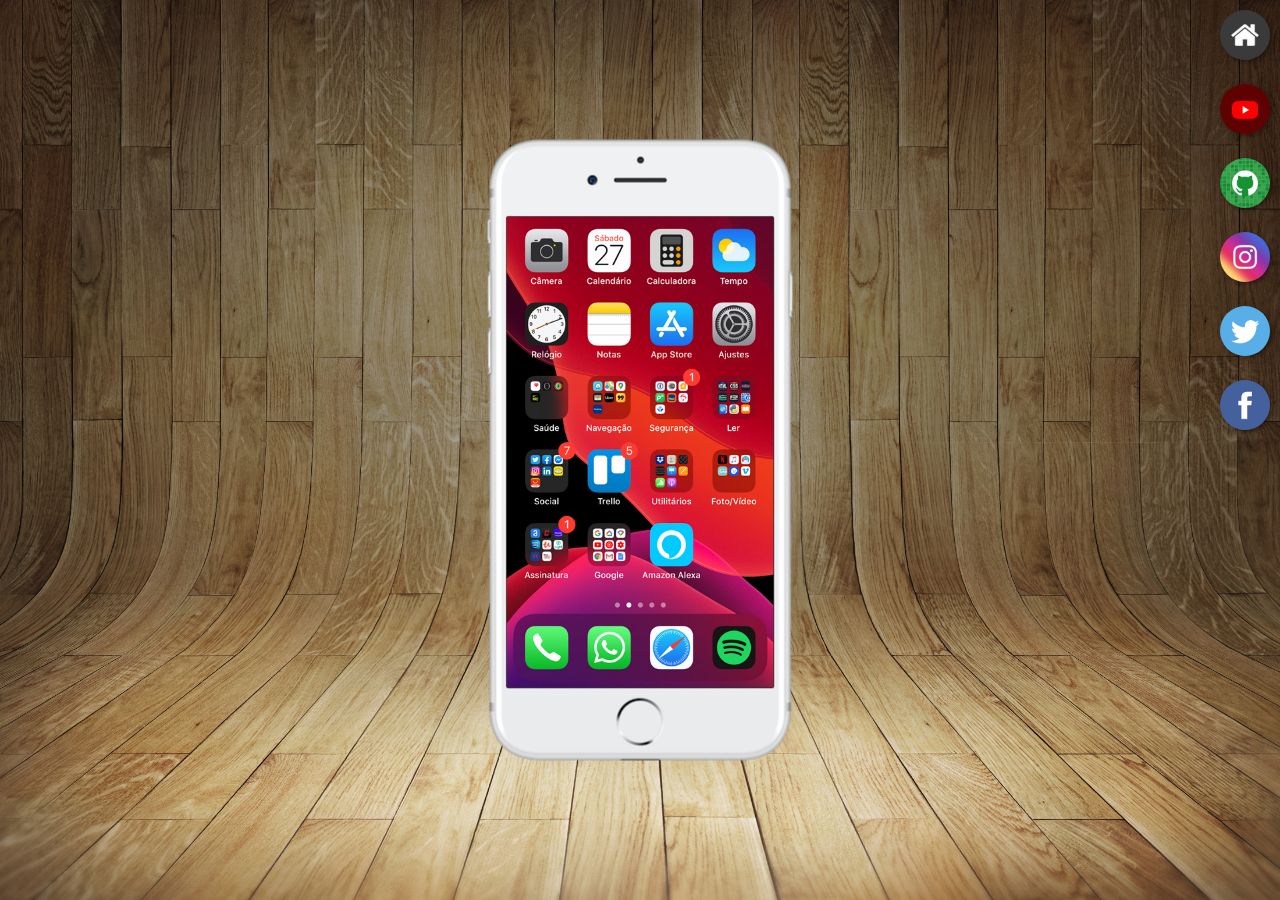
<file: index.html>
<!DOCTYPE html>
<html lang="pt-br">
<head>
    <meta charset="UTF-8">
    <meta http-equiv="X-UA-Compatible" content="IE=edge">
    <meta name="viewport" content="width=device-width, initial-scale=1.0">
    <link rel="shortcut icon" href="favicon.ico" type="image/x-icon">
    <title>Projeto Redes Sociais</title>
    <link rel="stylesheet" href="estilos/style.css">
</head>
<body>
   <main>
        <section id="telefone">
            <iframe src="home.html" name="tela" id="tela" frameborder="0"> Seu navegador não é compatível com isso.</iframe>
        </section>
        <section id="redes-sociais">
            <a href="home.html" target="tela"><img src="imagens/logo-home.jpg" alt="Home"></a><br>
            <a href="youtube.html" target="tela"><img src="imagens/logo-youtube.jpg" alt="YouTube"></a><br>
            <a href="github.html" target="tela"><img src="imagens/logo-github.jpg" alt="GitHub"></a><br>
            <a href="instagram.html" target="tela"><img src="imagens/logo-instagram.jpg" alt="Instagram"></a><br>
            <a href="twitter.html" target="tela"><img src="imagens/logo-twitter.jpg" alt="Twitter"></a><br>
            <a href="facebook.html" target="tela"><img src="imagens/logo-facebook.jpg" alt="Facebook"></a>
        </section>
   </main>
</body>
</html>
</file>
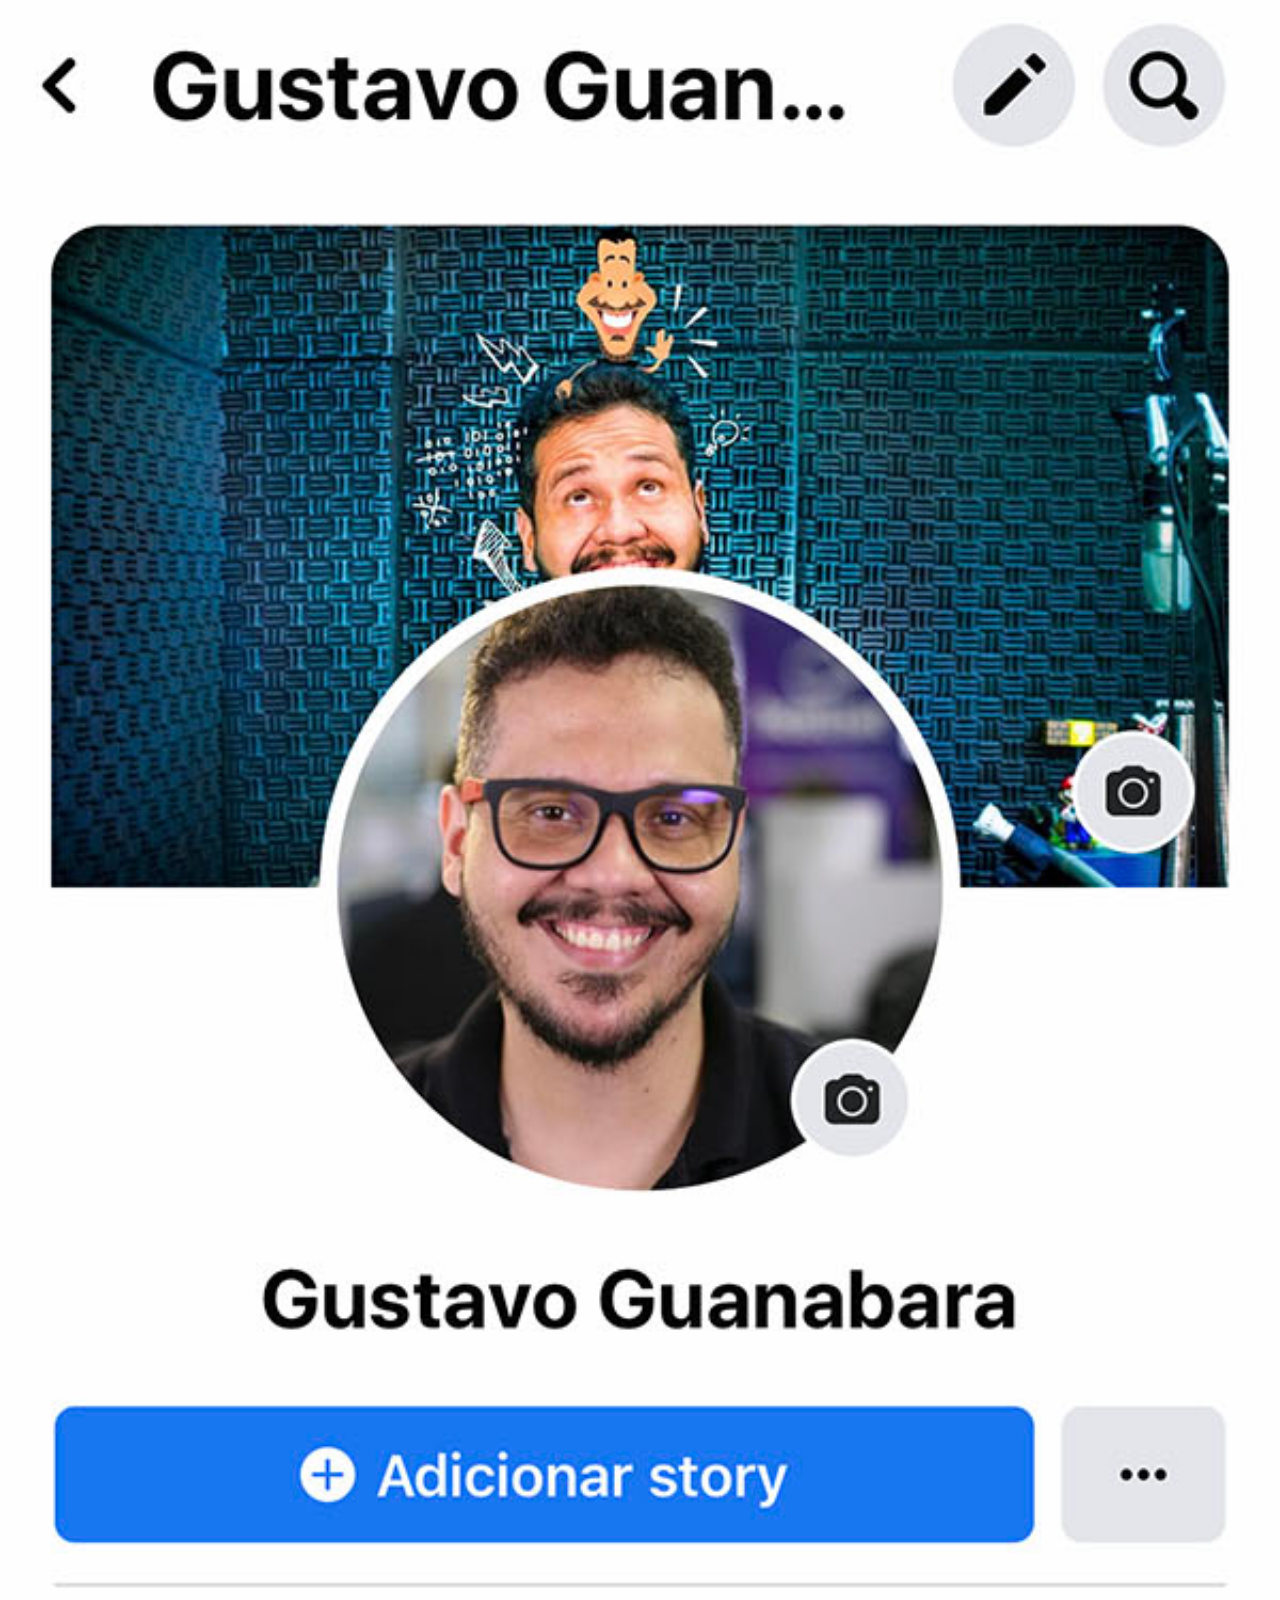
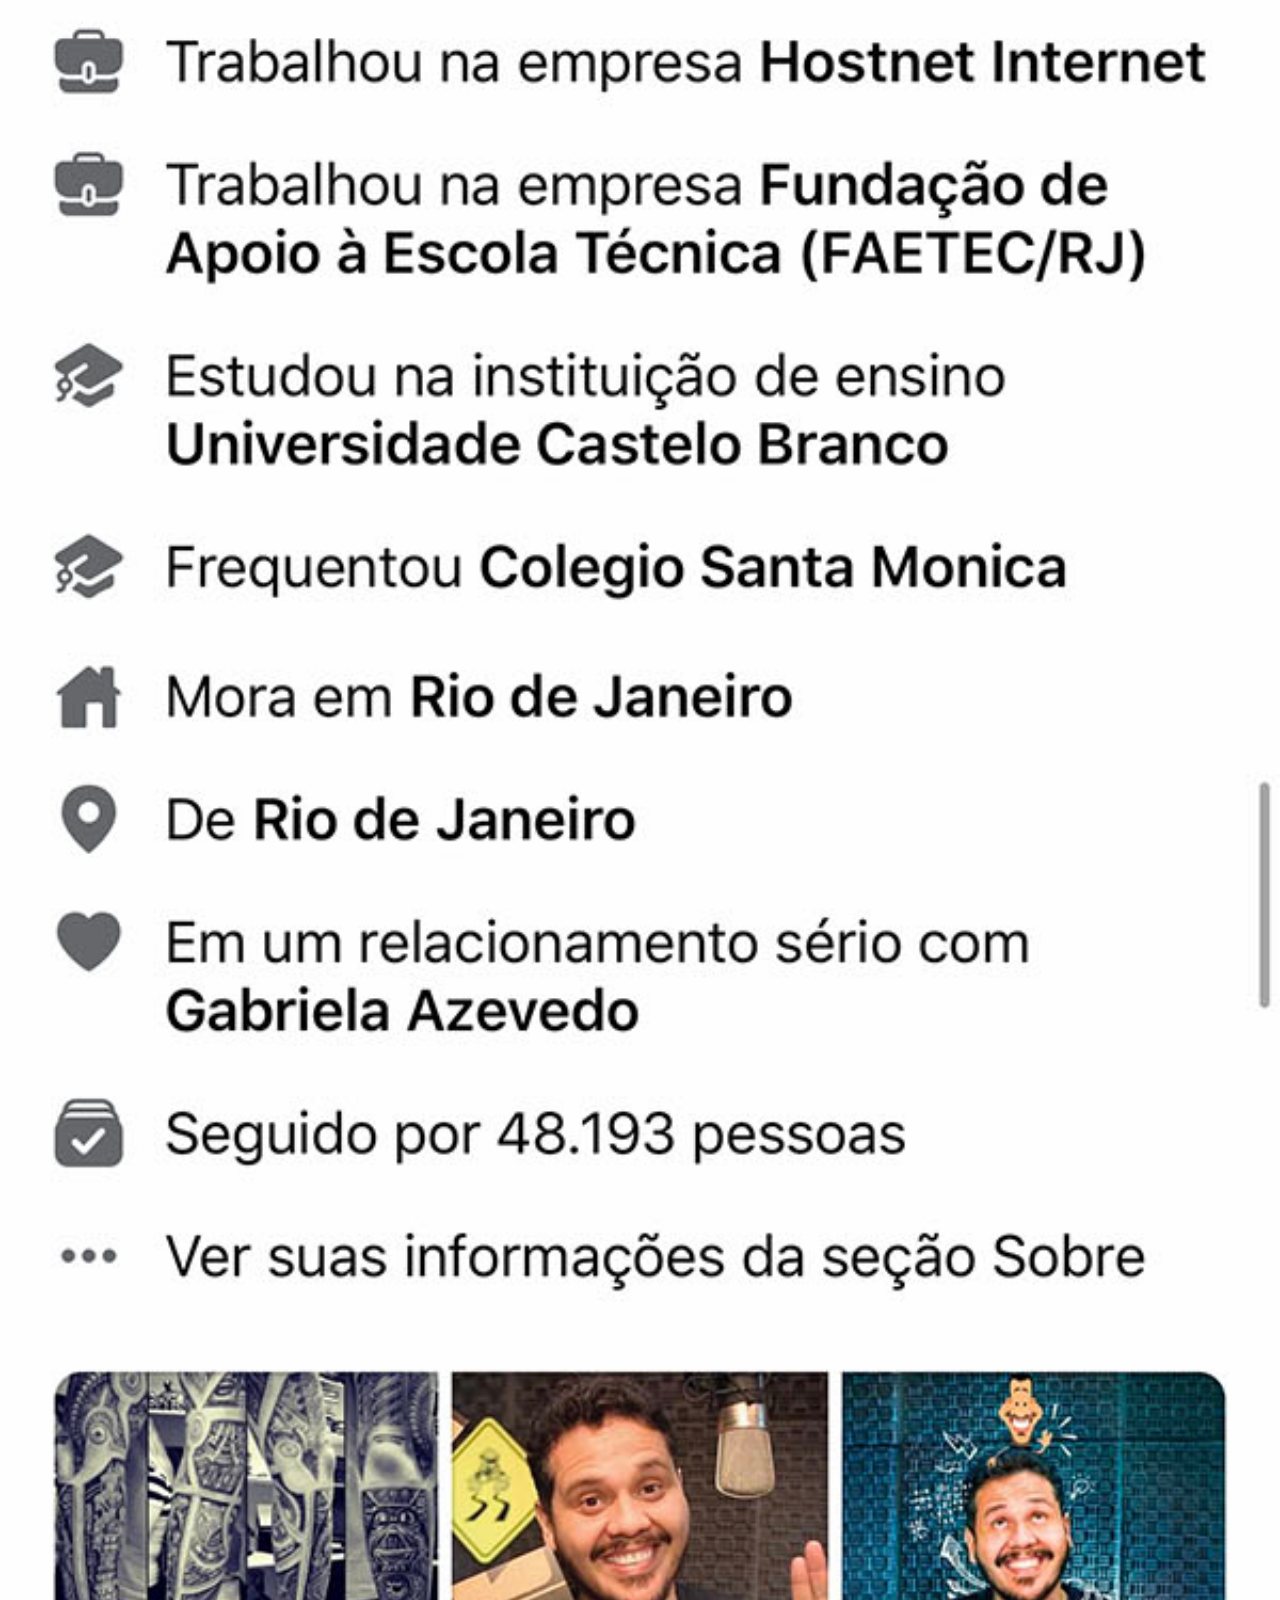
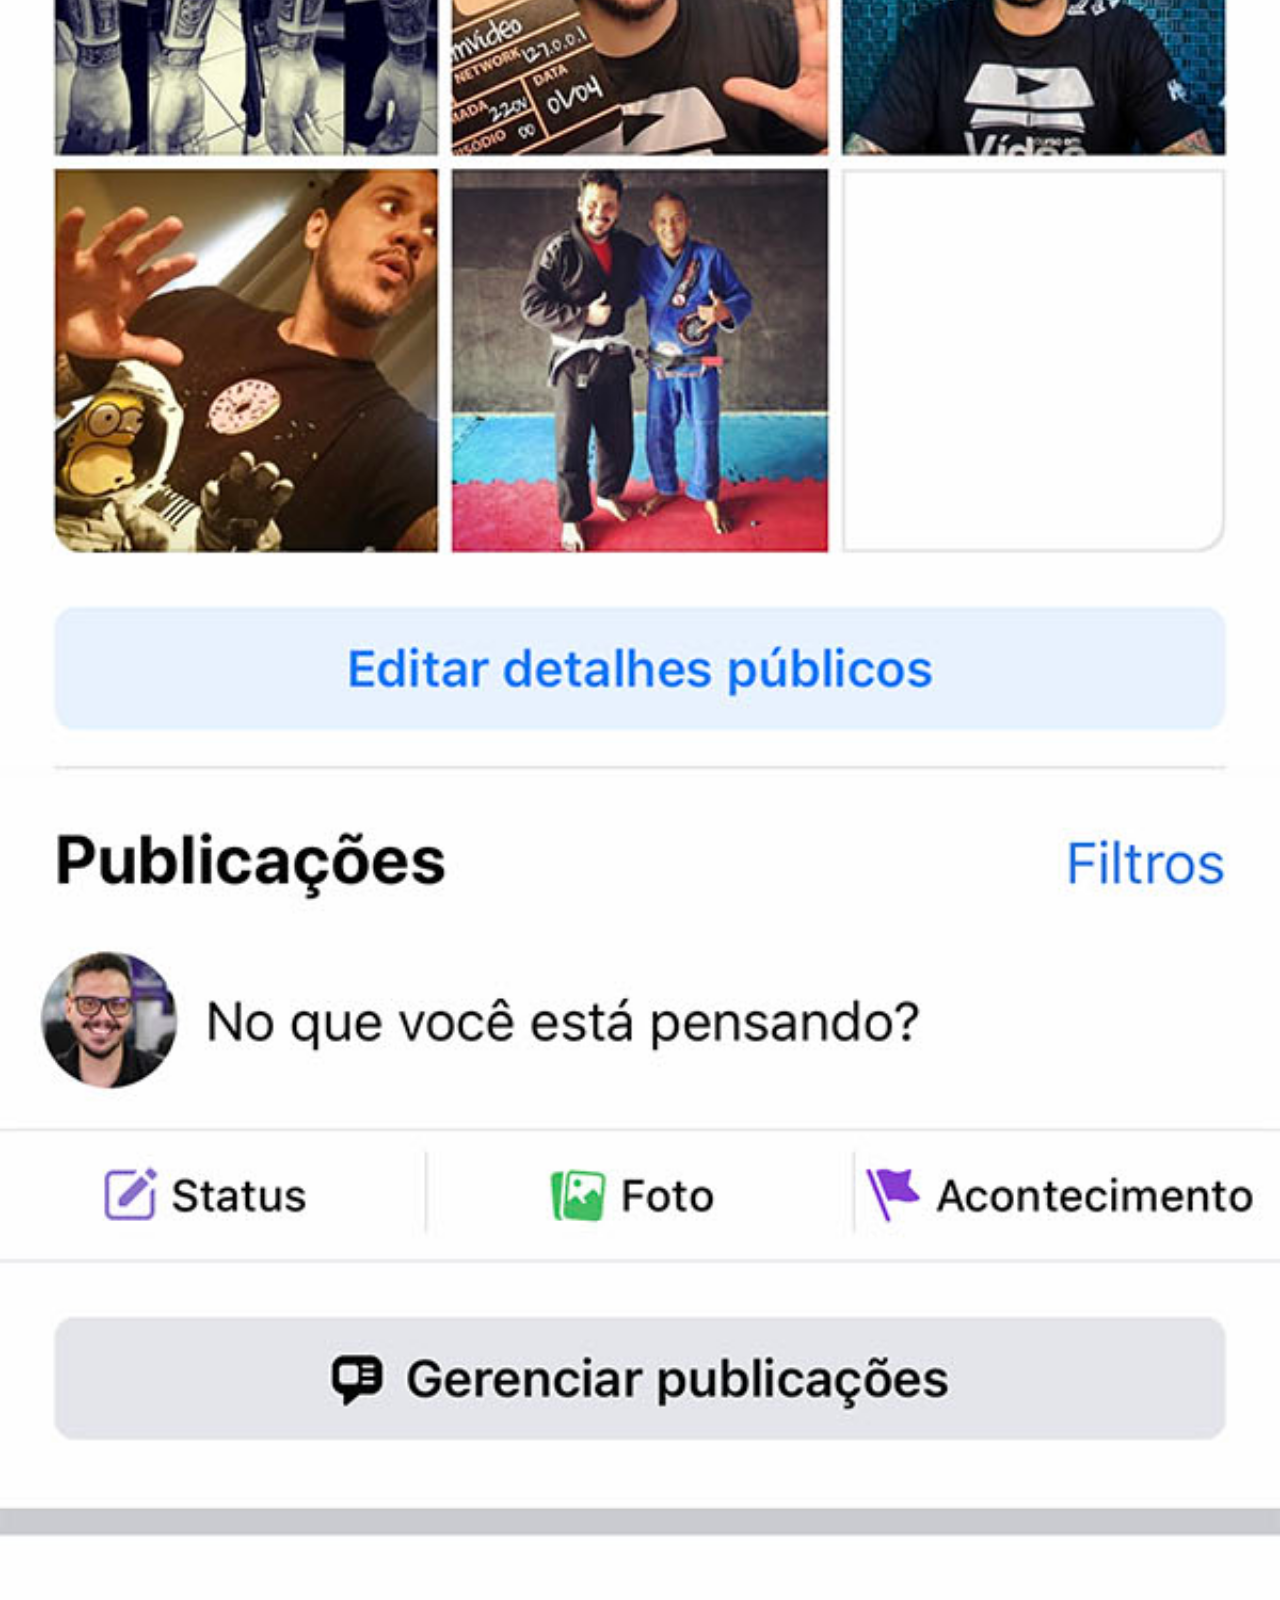
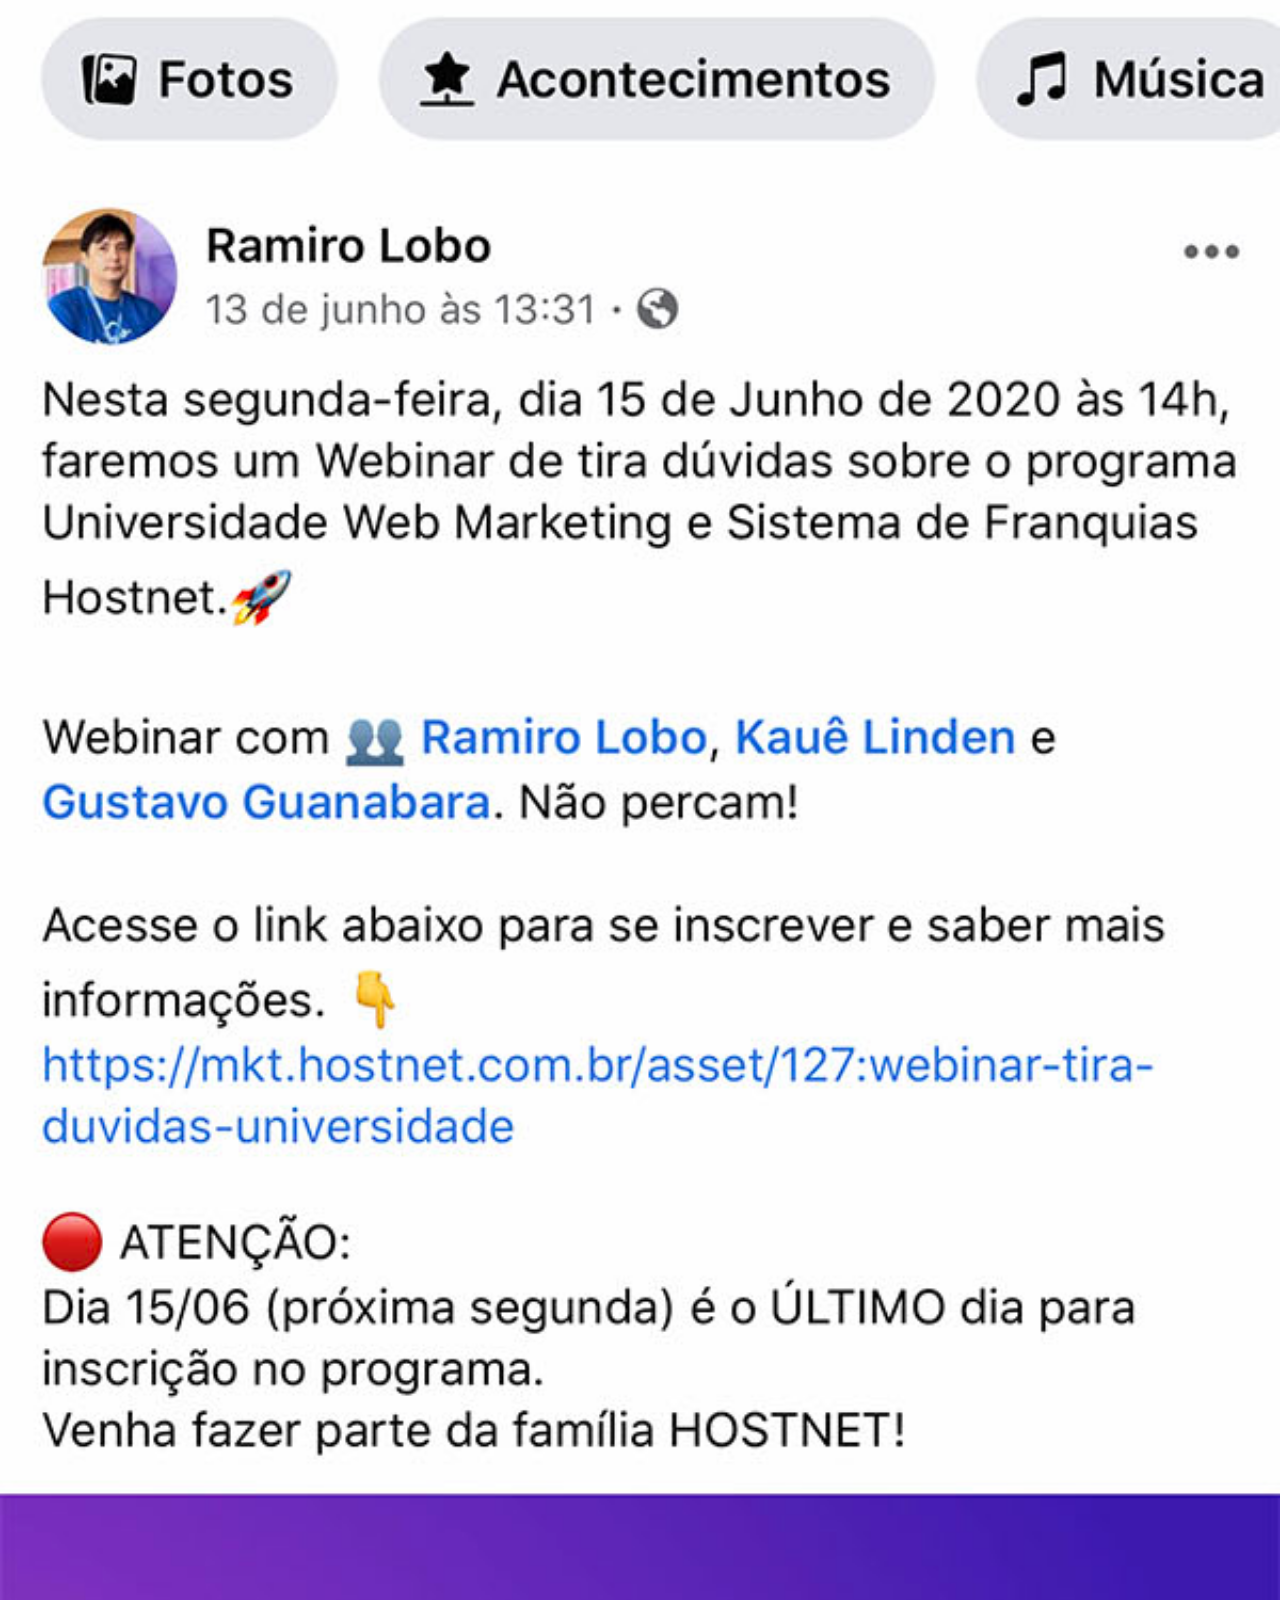
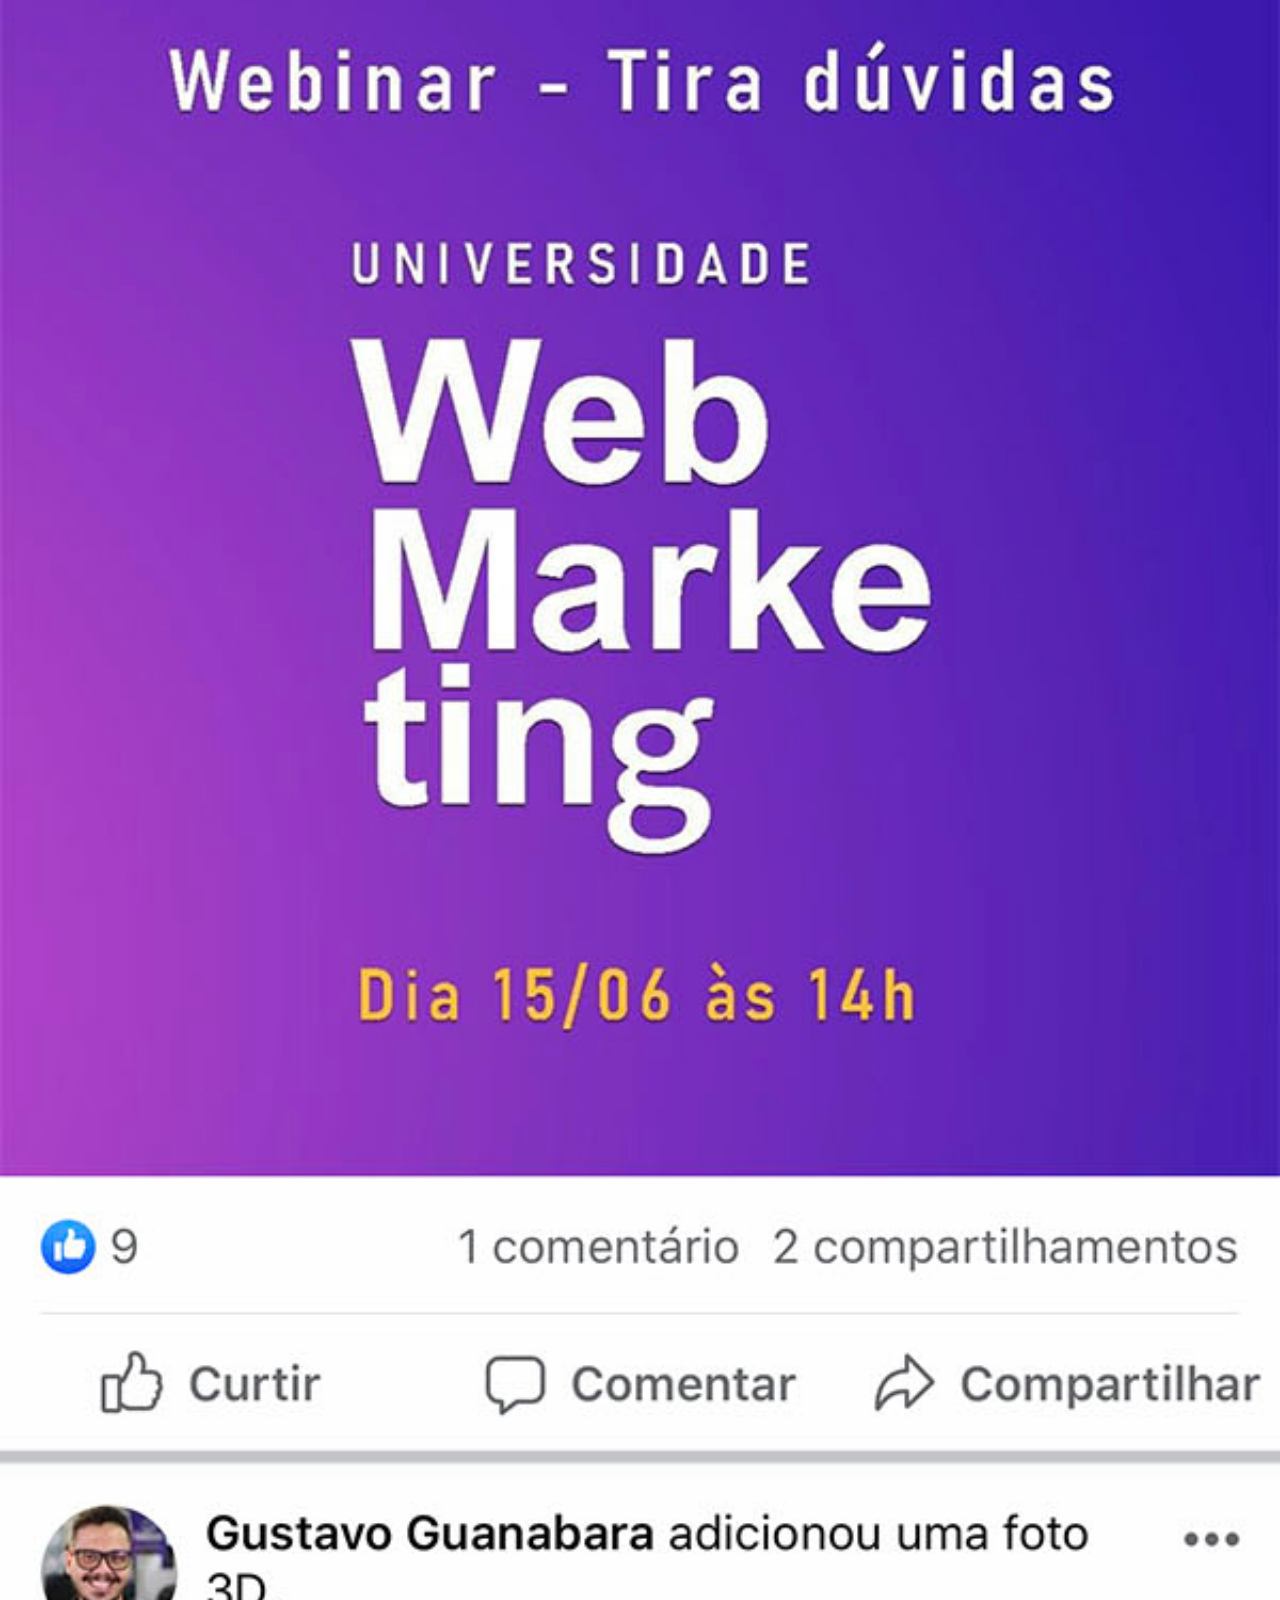
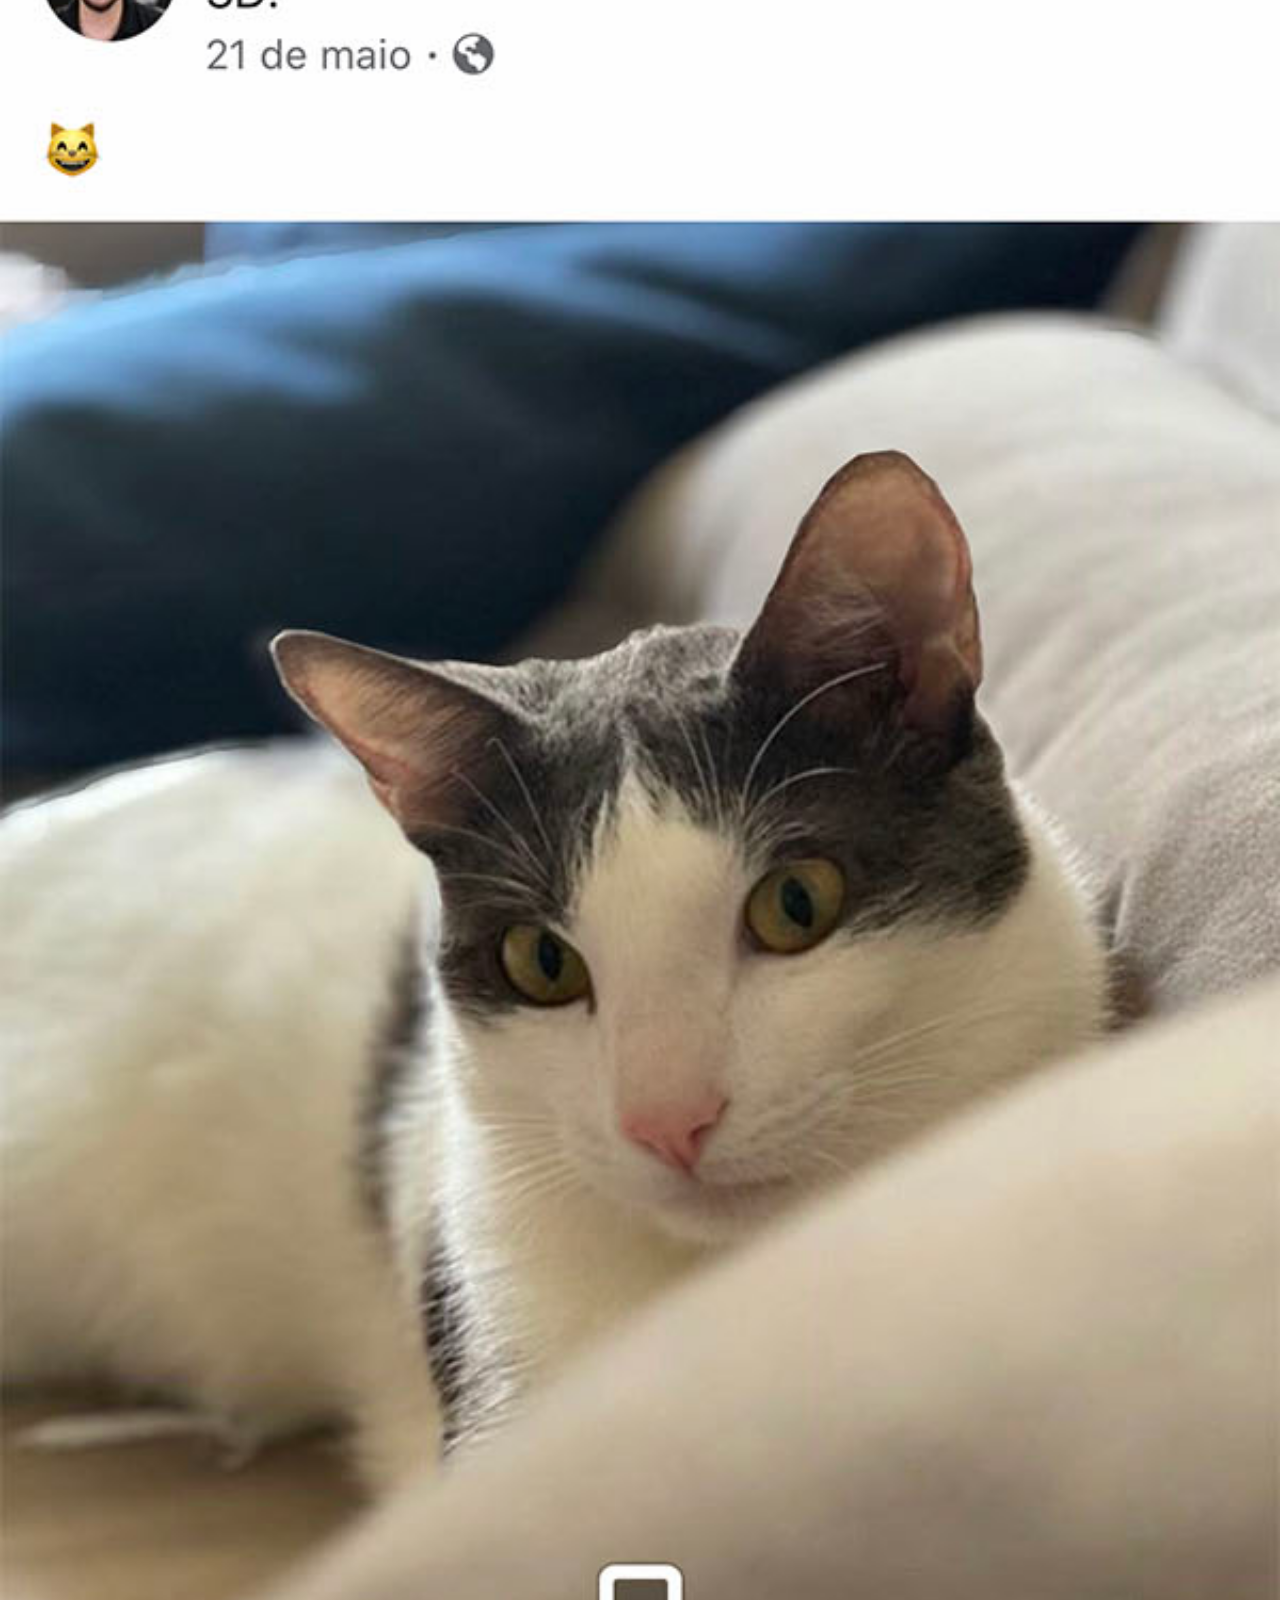
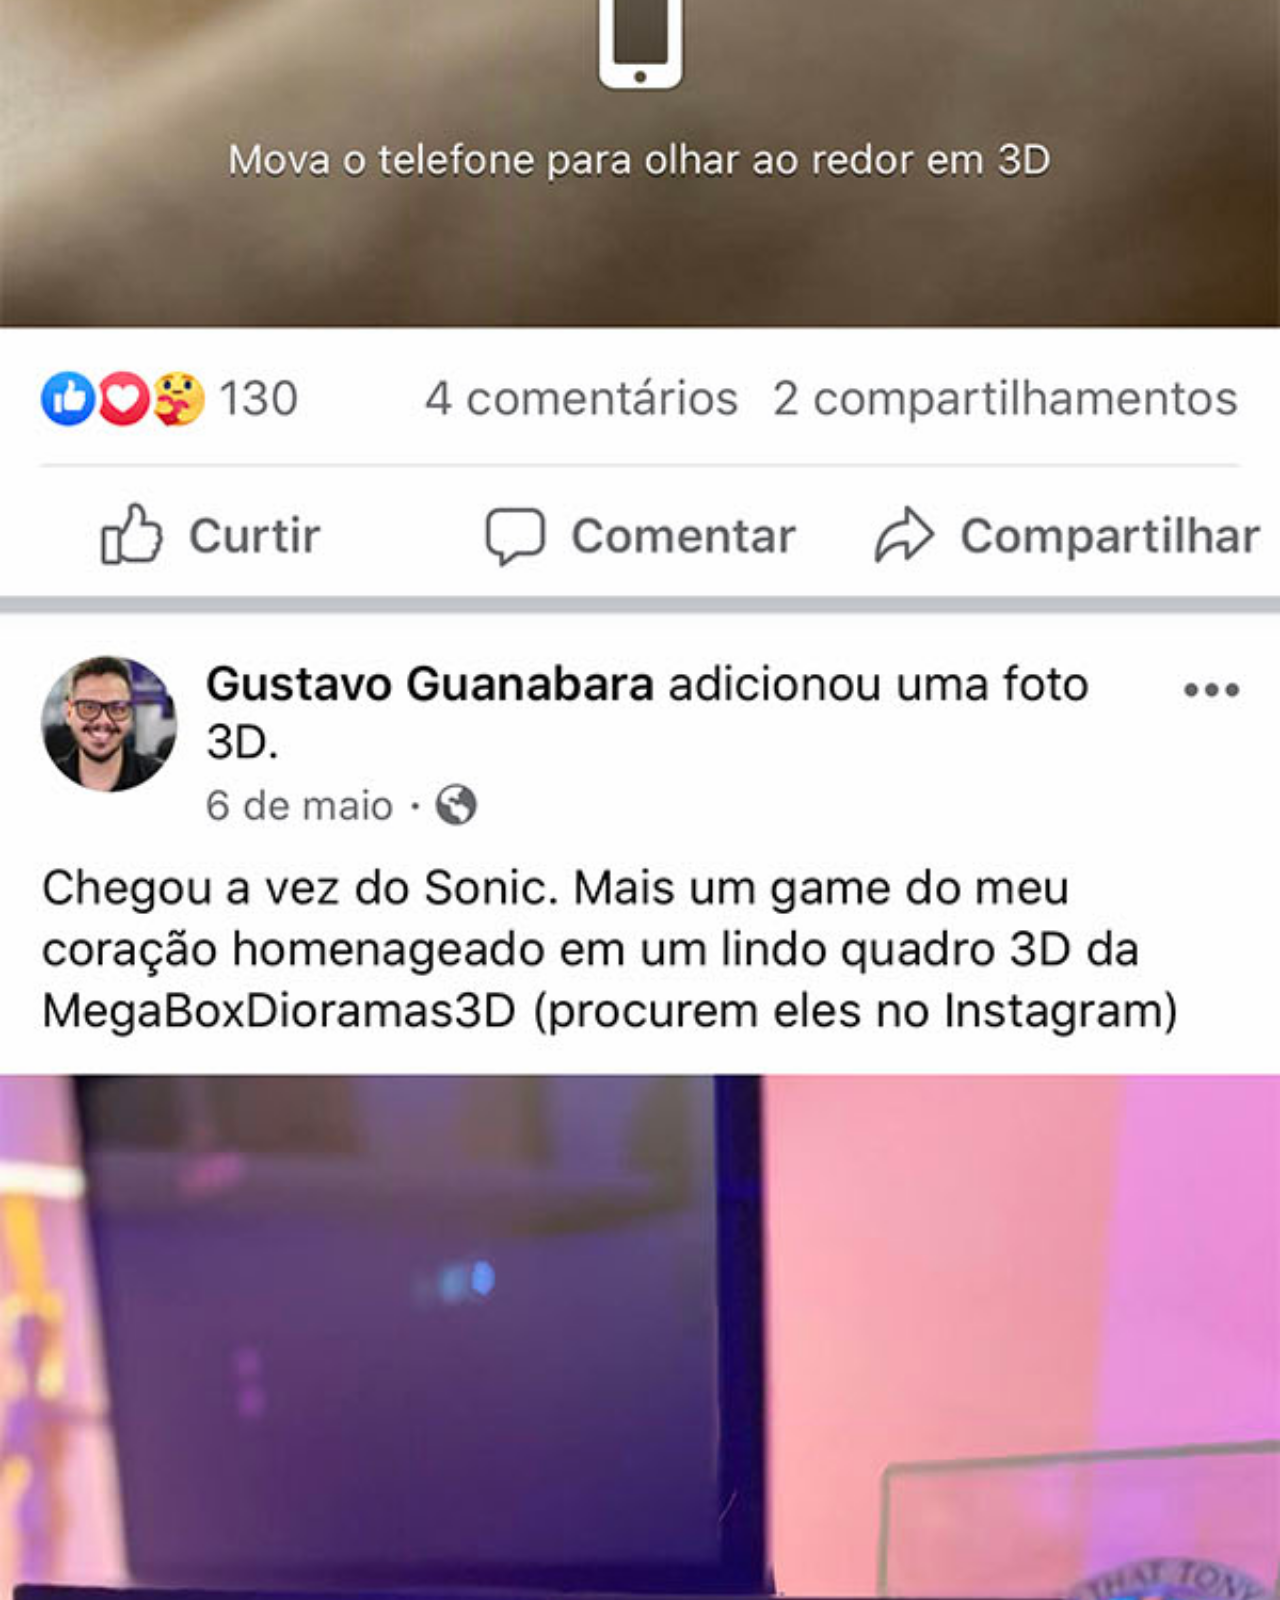
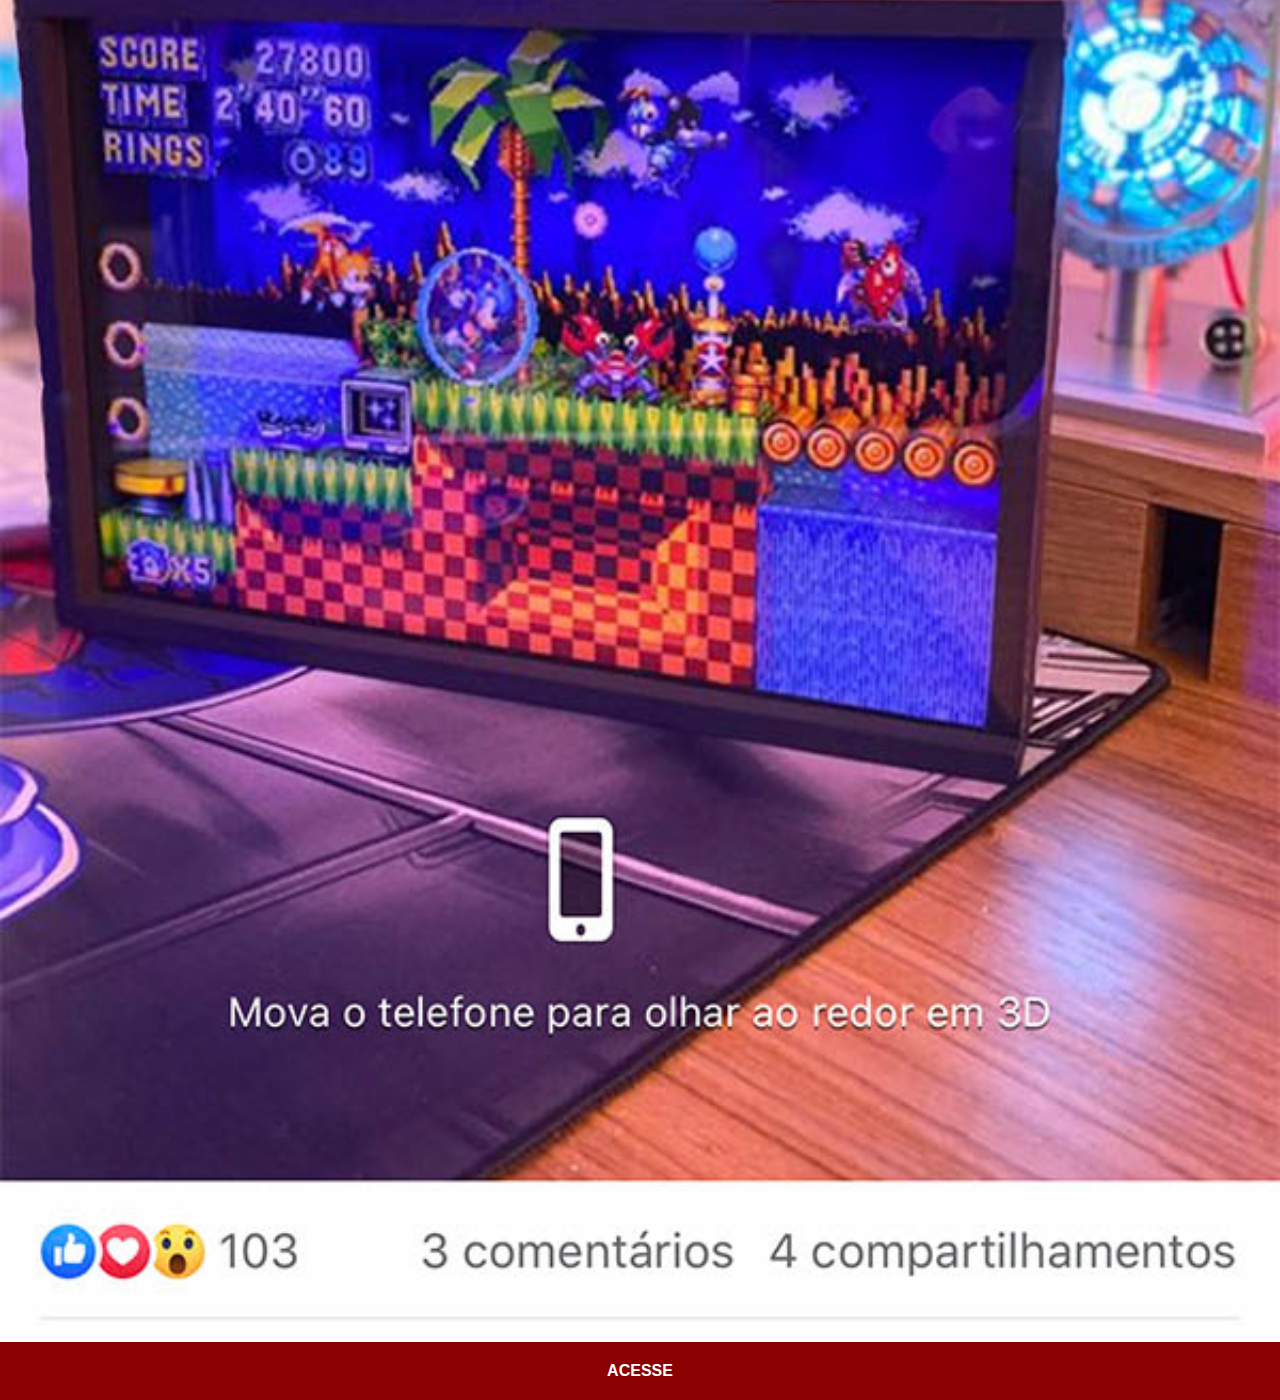
<file: facebook.html>
<!DOCTYPE html>
<html lang="pt-br">
<head>
    <meta charset="UTF-8">
    <meta http-equiv="X-UA-Compatible" content="IE=edge">
    <meta name="viewport" content="width=device-width, initial-scale=1.0">
    <title>Facebook</title>
    <link rel="stylesheet" href="estilos/social.css">
</head>
<body>
    <img src="imagens/tela-facebook.jpg" alt="Facebook">
    <a href="https://www.facebook.com/gustavoguanabara" target="_blank">ACESSE</a>
</body>
</html>
</file>
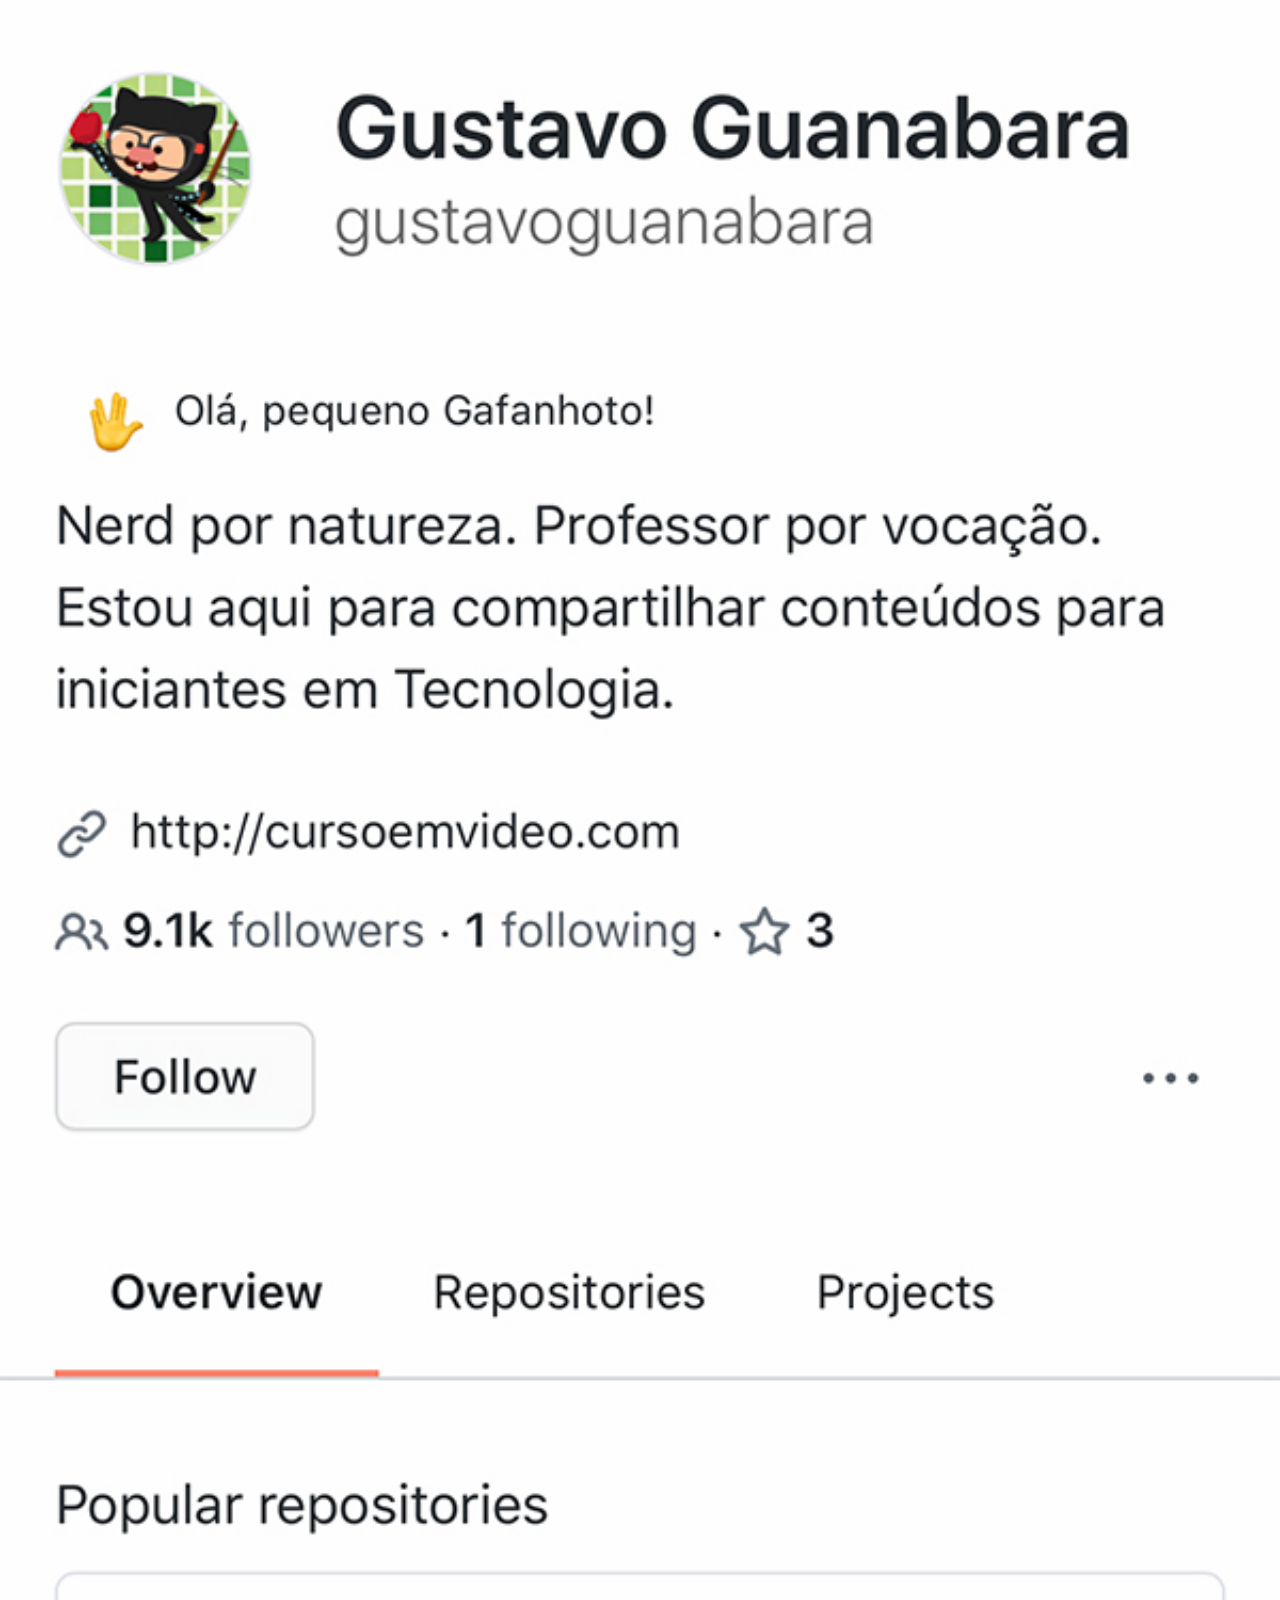
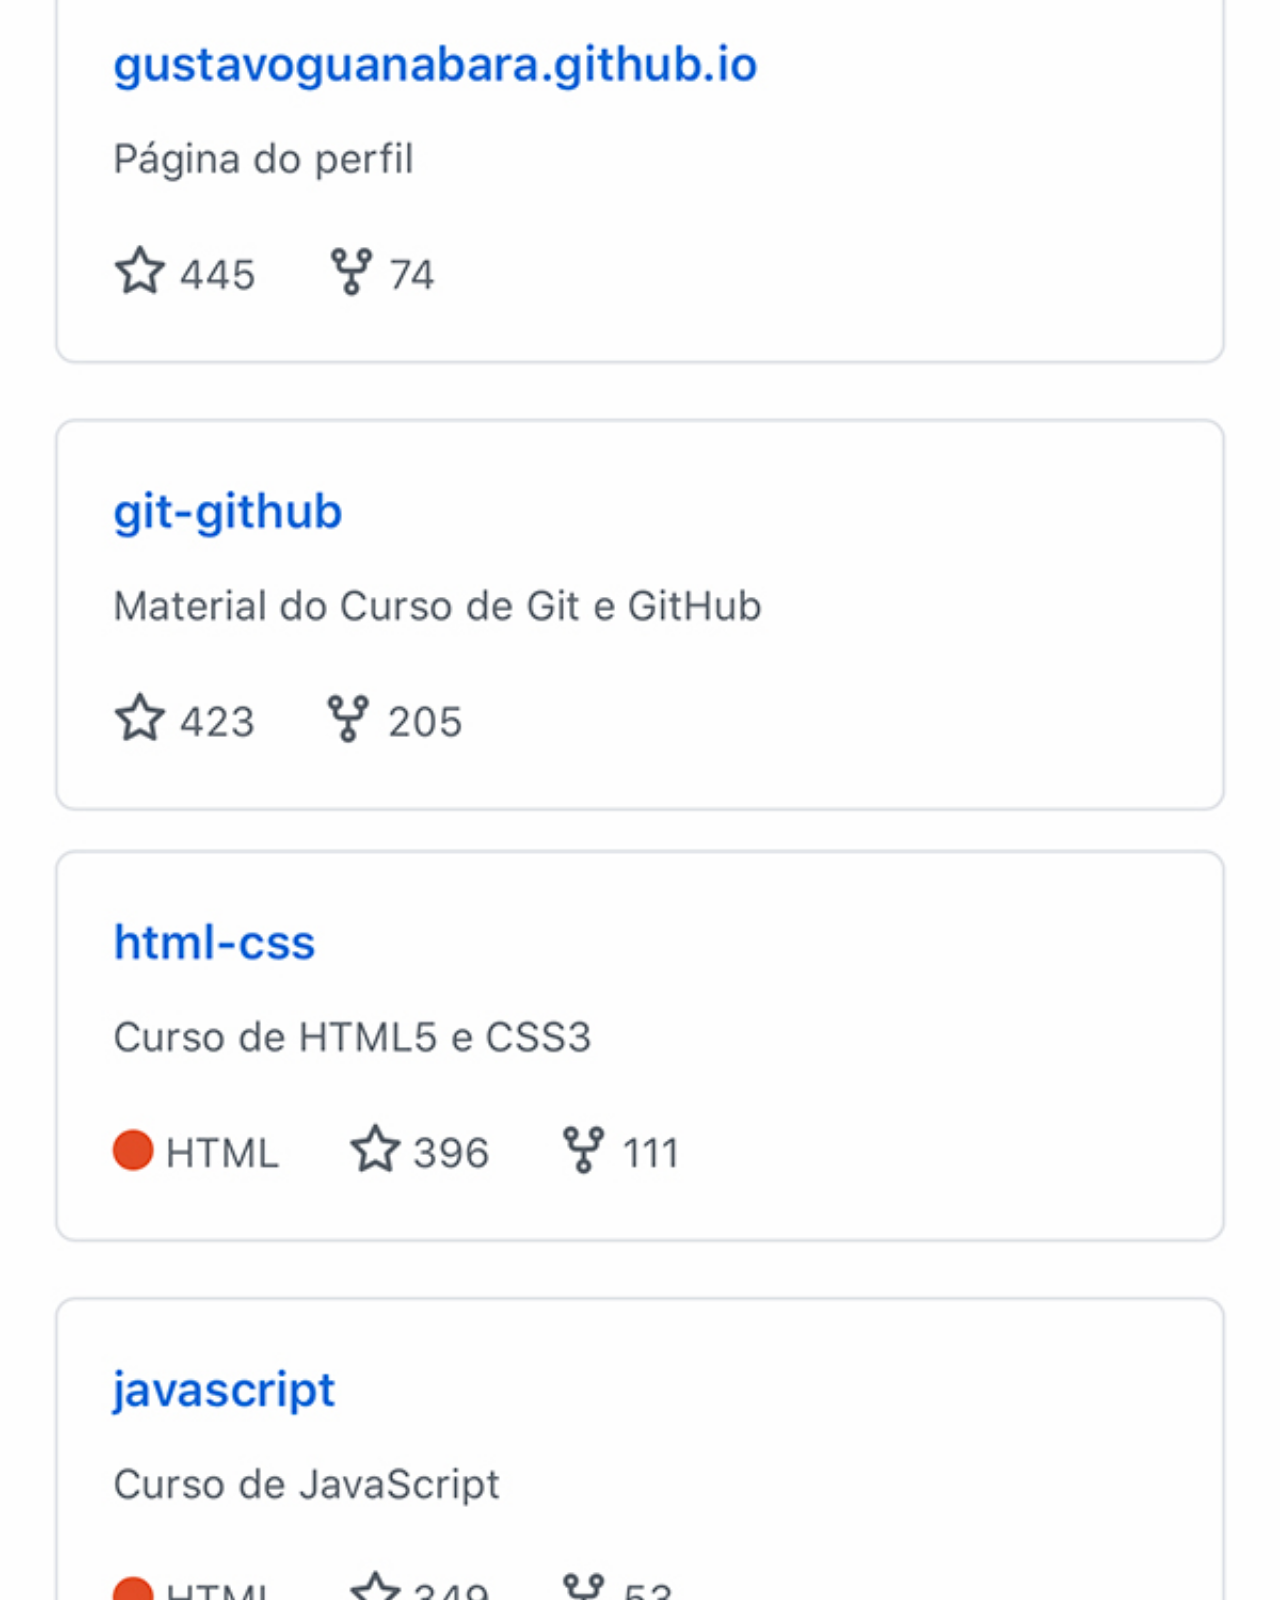
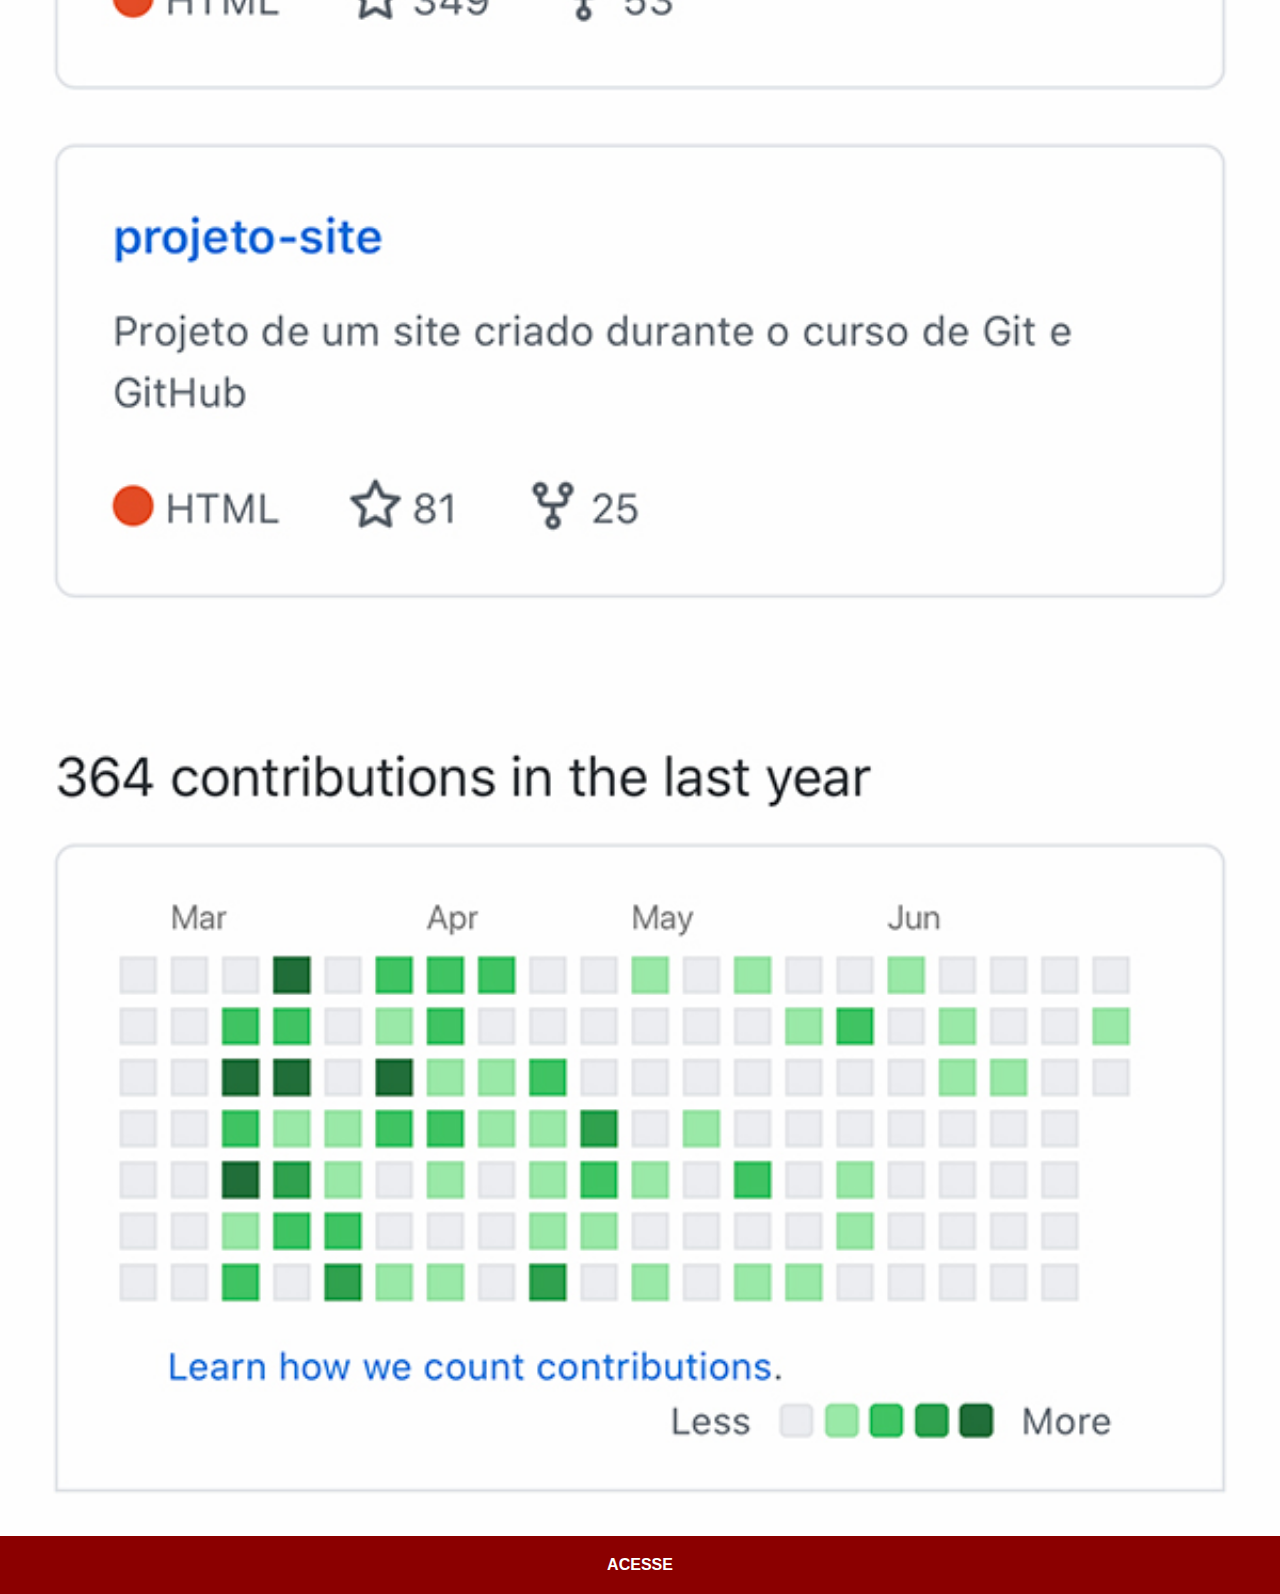
<file: github.html>
<!DOCTYPE html>
<html lang="pt-br">
<head>
    <meta charset="UTF-8">
    <meta http-equiv="X-UA-Compatible" content="IE=edge">
    <meta name="viewport" content="width=device-width, initial-scale=1.0">
    <title>GitHub</title>
    <link rel="stylesheet" href="estilos/social.css">
</head>
<body>
    <img src="imagens/tela-github.jpg" alt="GitHub">
    <a href="https://github.com/gustavoguanabara" target="_blank">ACESSE</a>
 </body>
 </html>
</file>
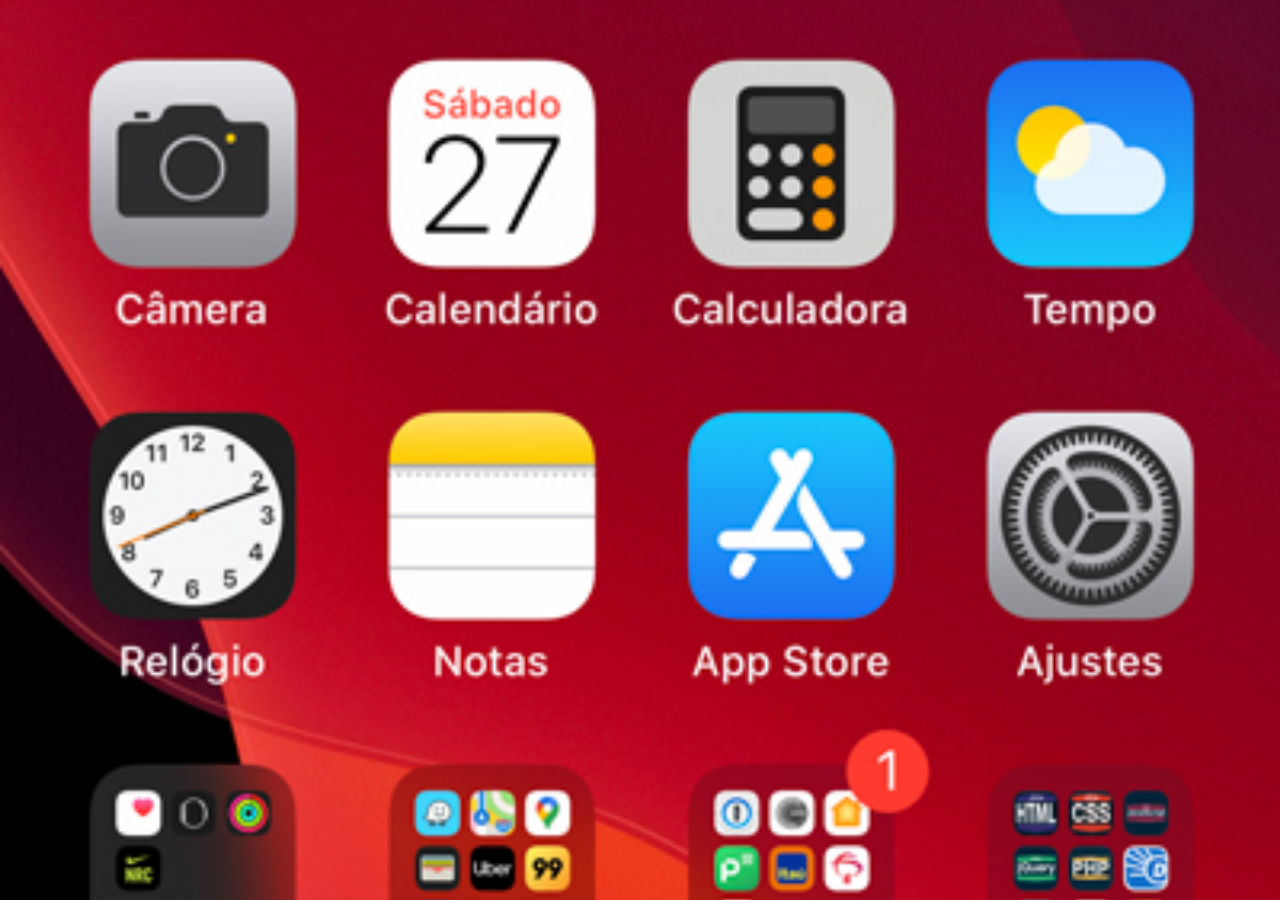
<file: home.html>
<!DOCTYPE html>
<html lang="pt-br">
<head>
    <meta charset="UTF-8">
    <meta http-equiv="X-UA-Compatible" content="IE=edge">
    <meta name="viewport" content="width=device-width, initial-scale=1.0">
    <title>Home</title>
</head>
<style>
    * {
        margin: 0px;
        padding: 0px;
    }

    body {
        width: 100vw;
        height: 100vh;
        background: black url('imagens/tela-home.jpg') no-repeat top center;
        background-size: cover;
    }
</style>
<body>
    
 </body>
 </html>
</file>
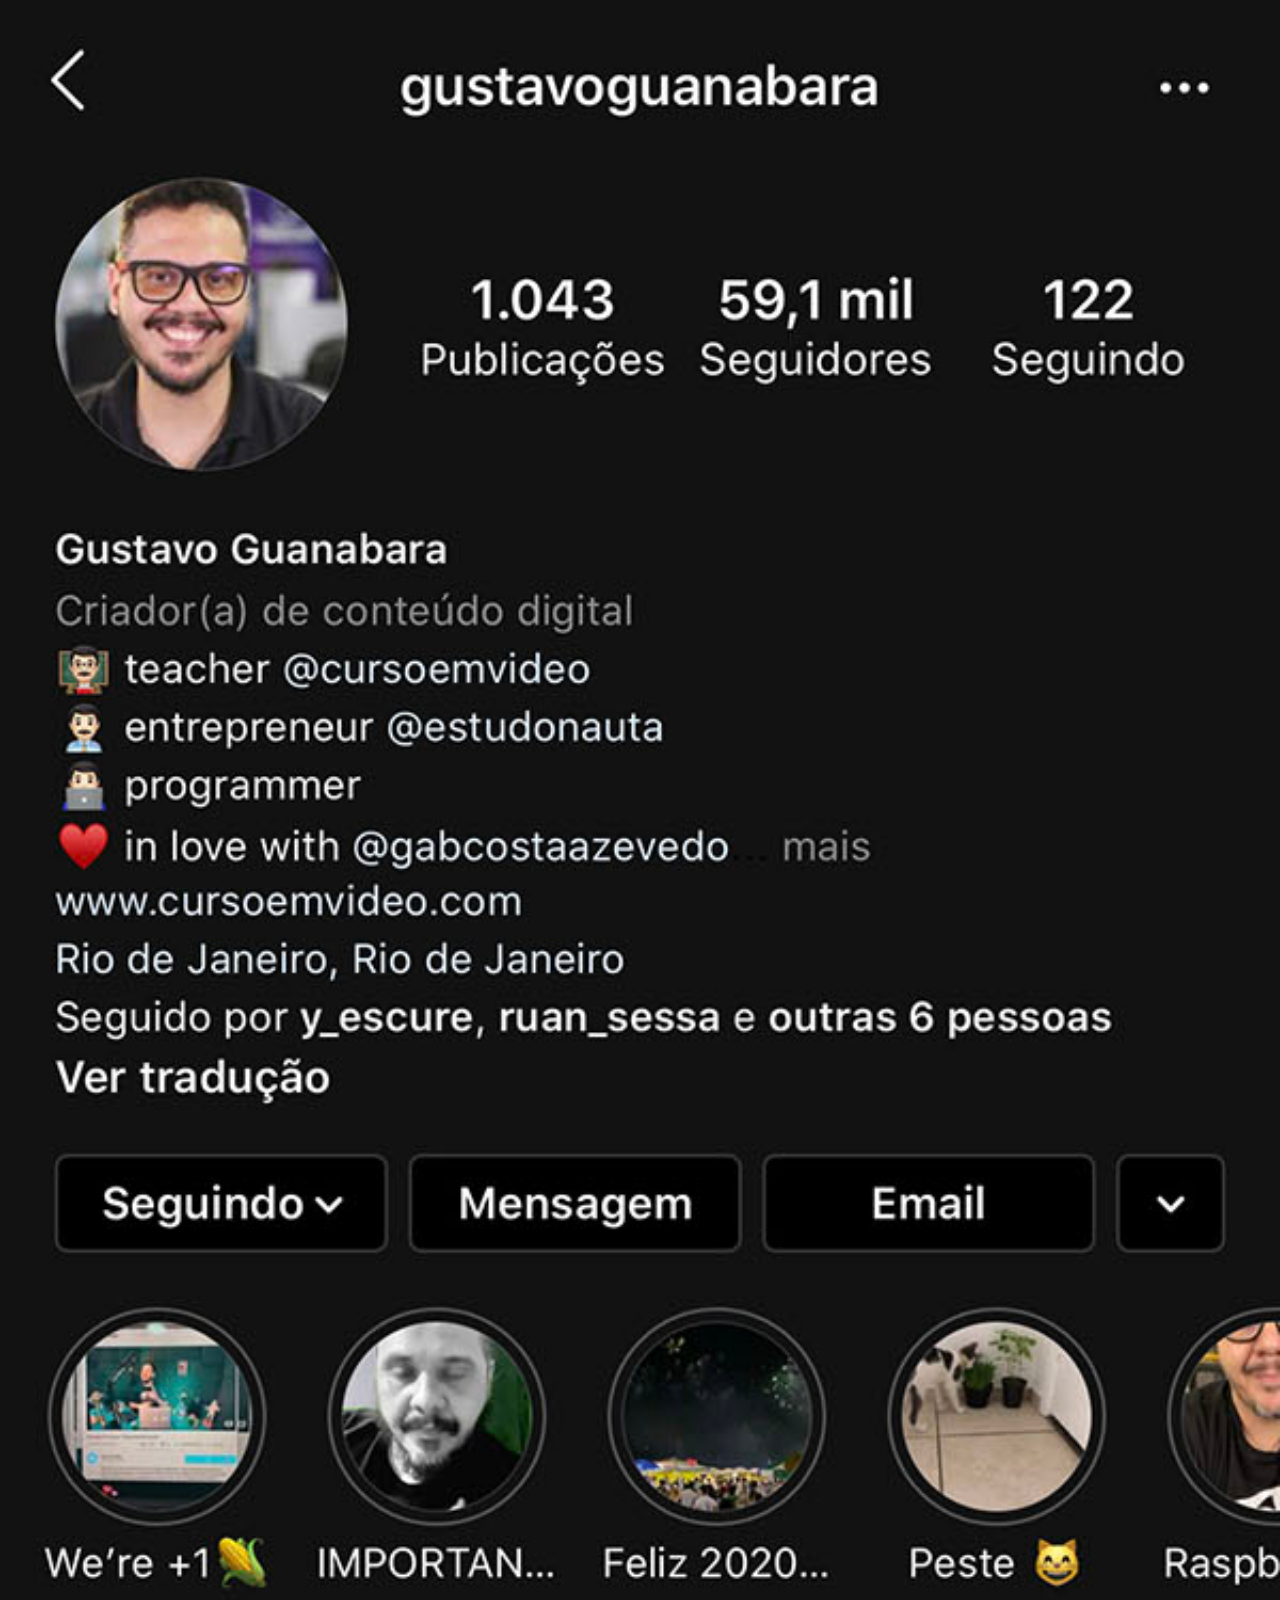
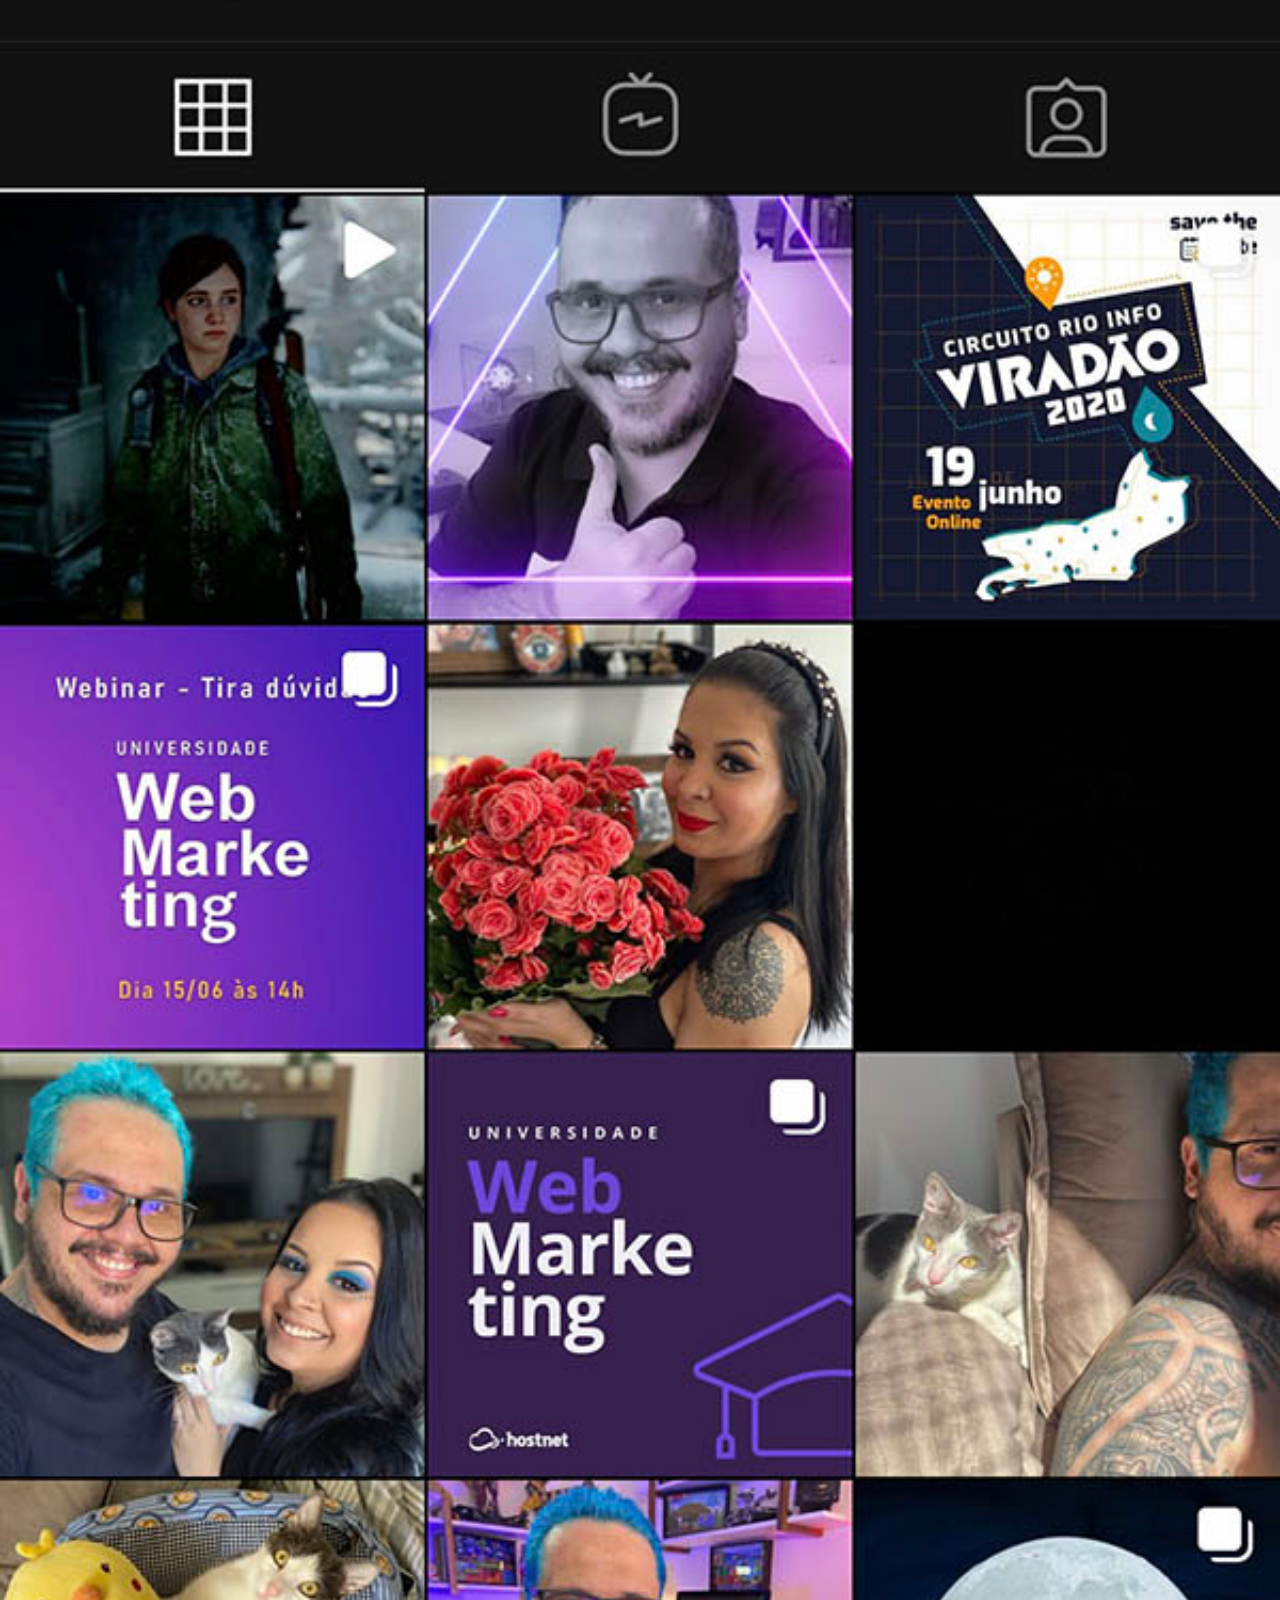
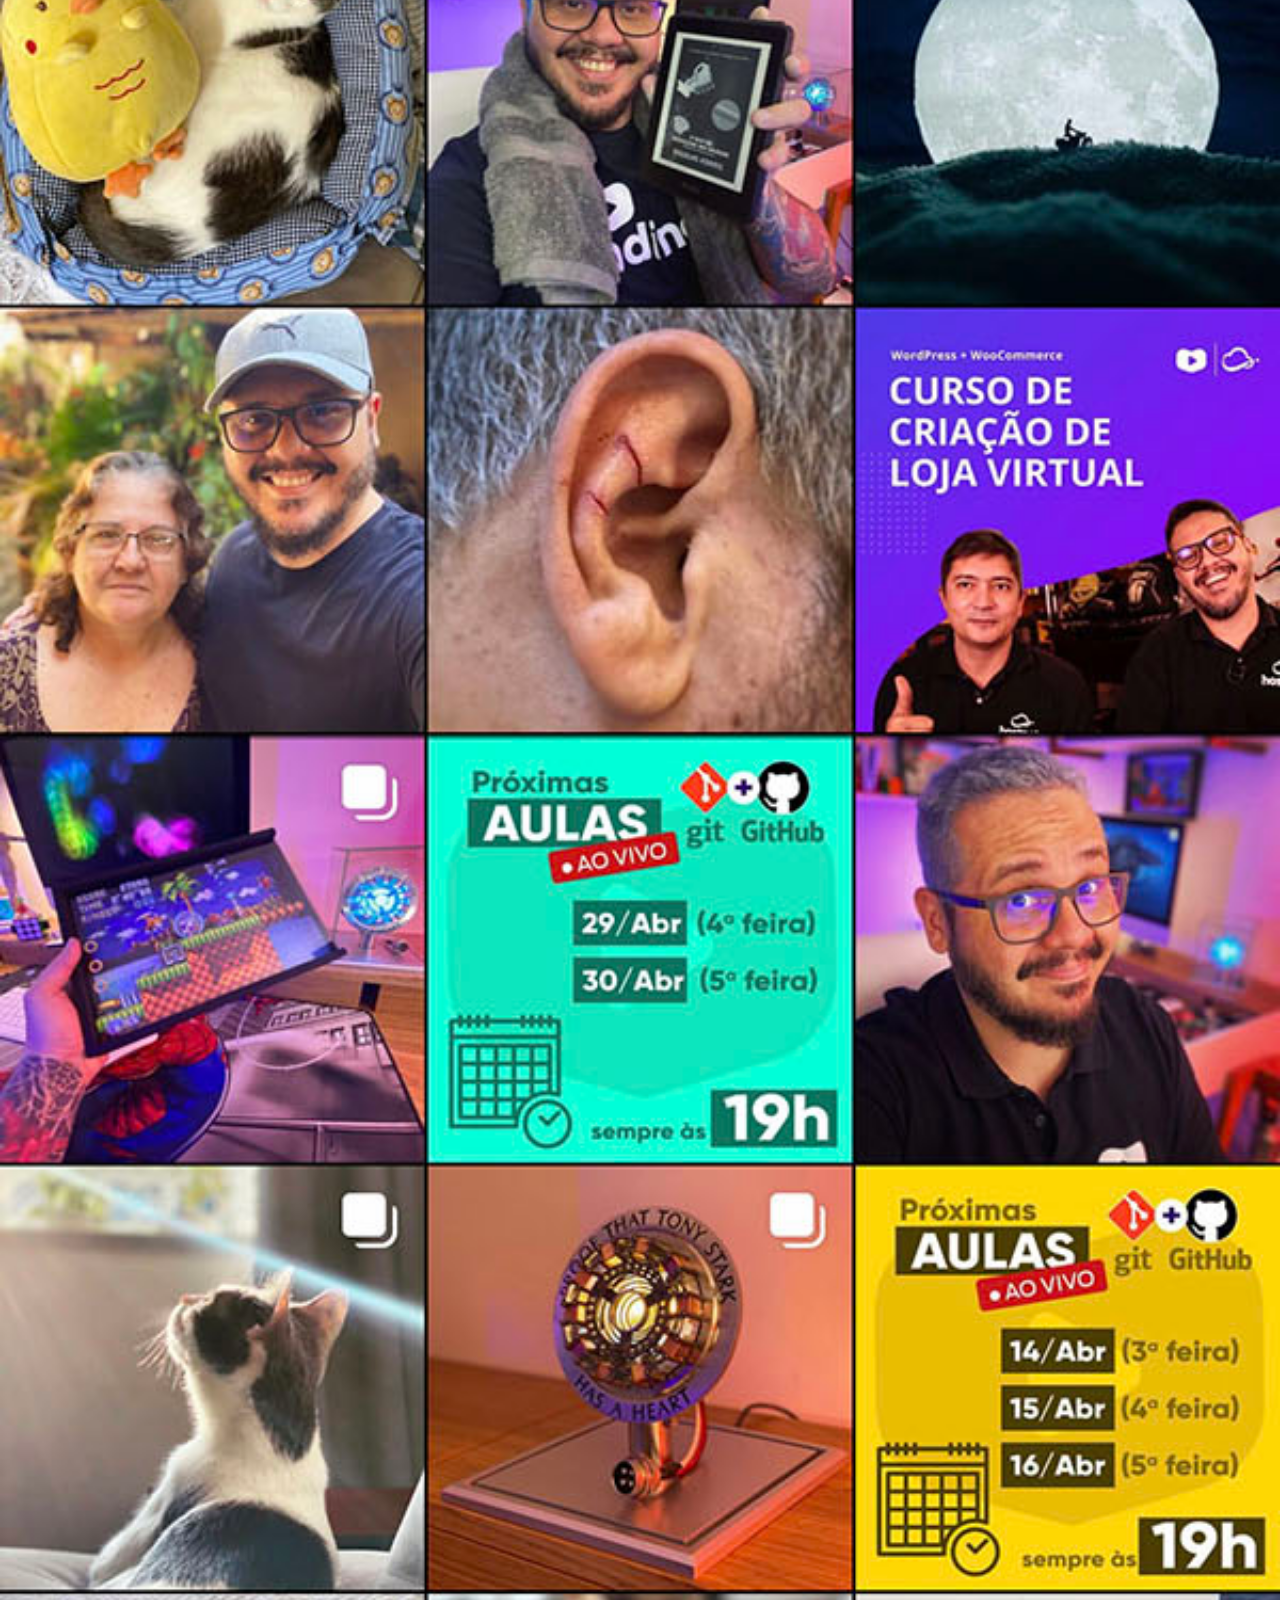
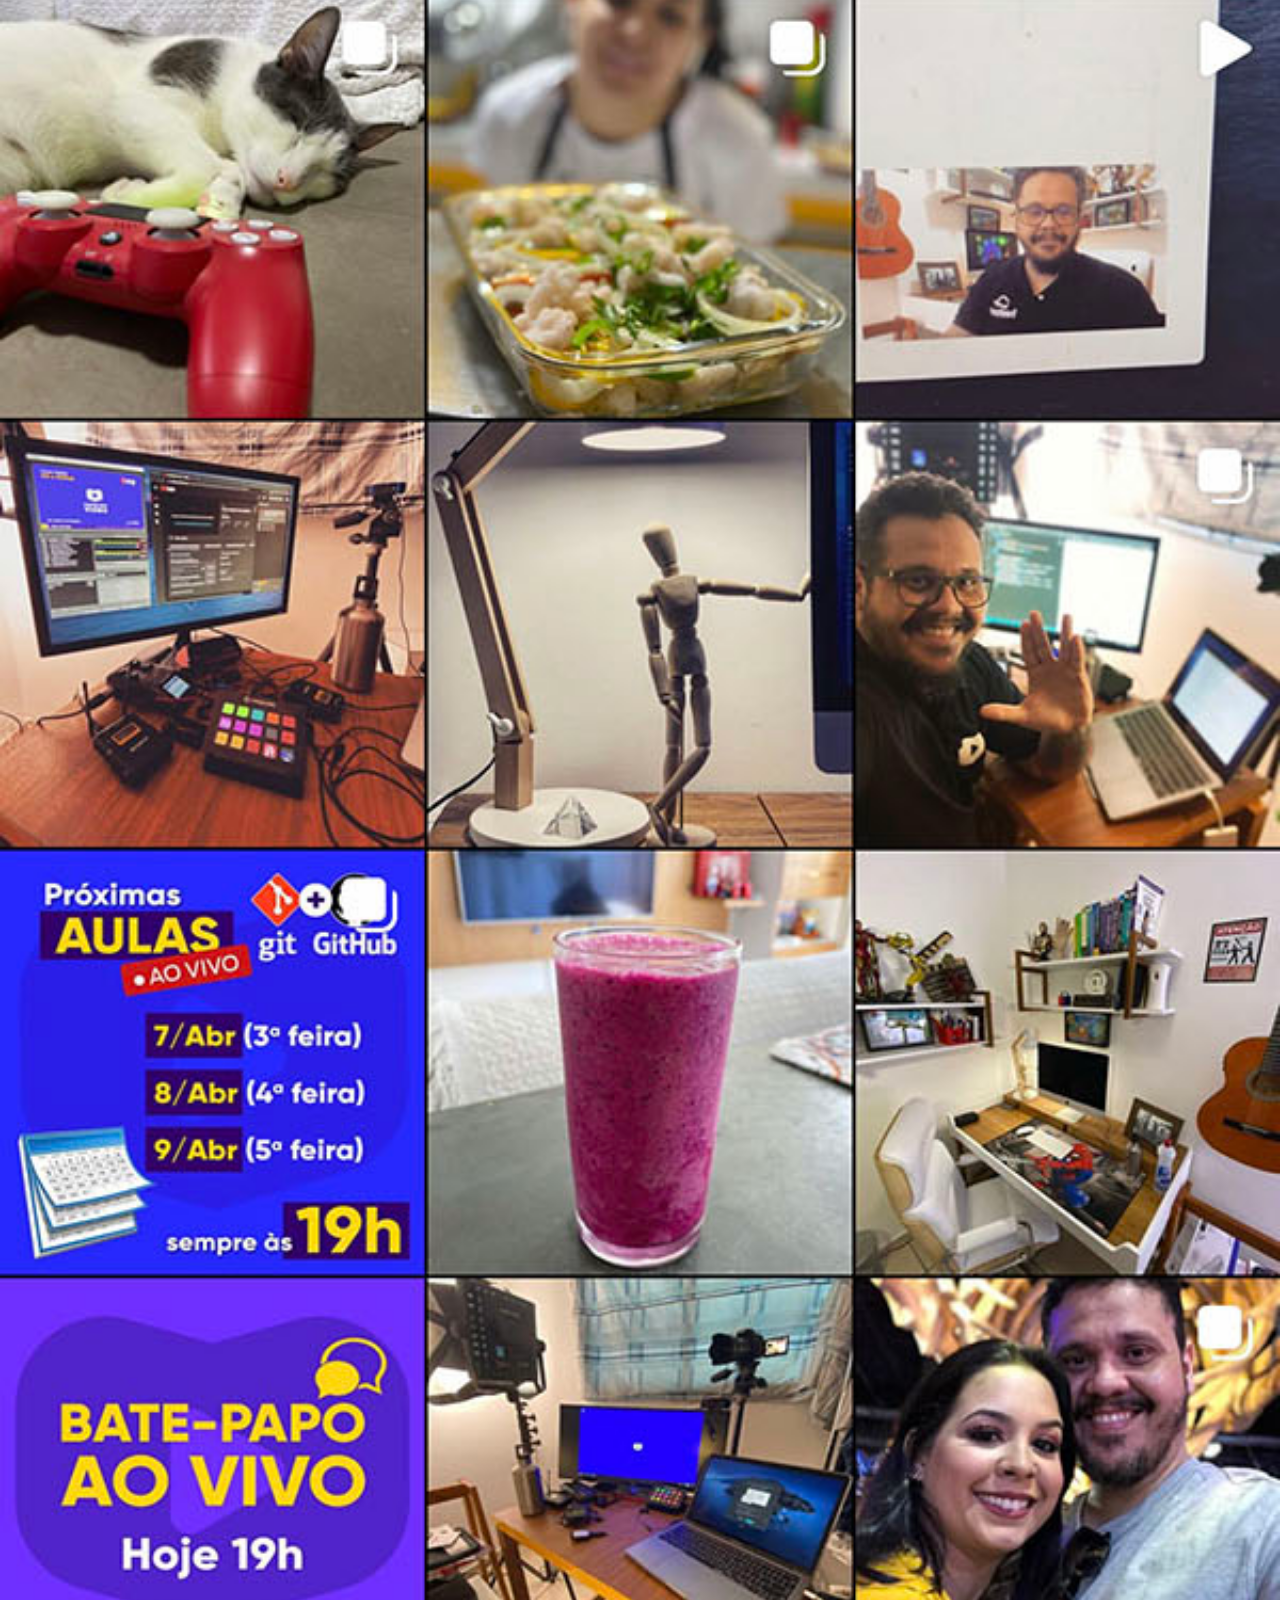
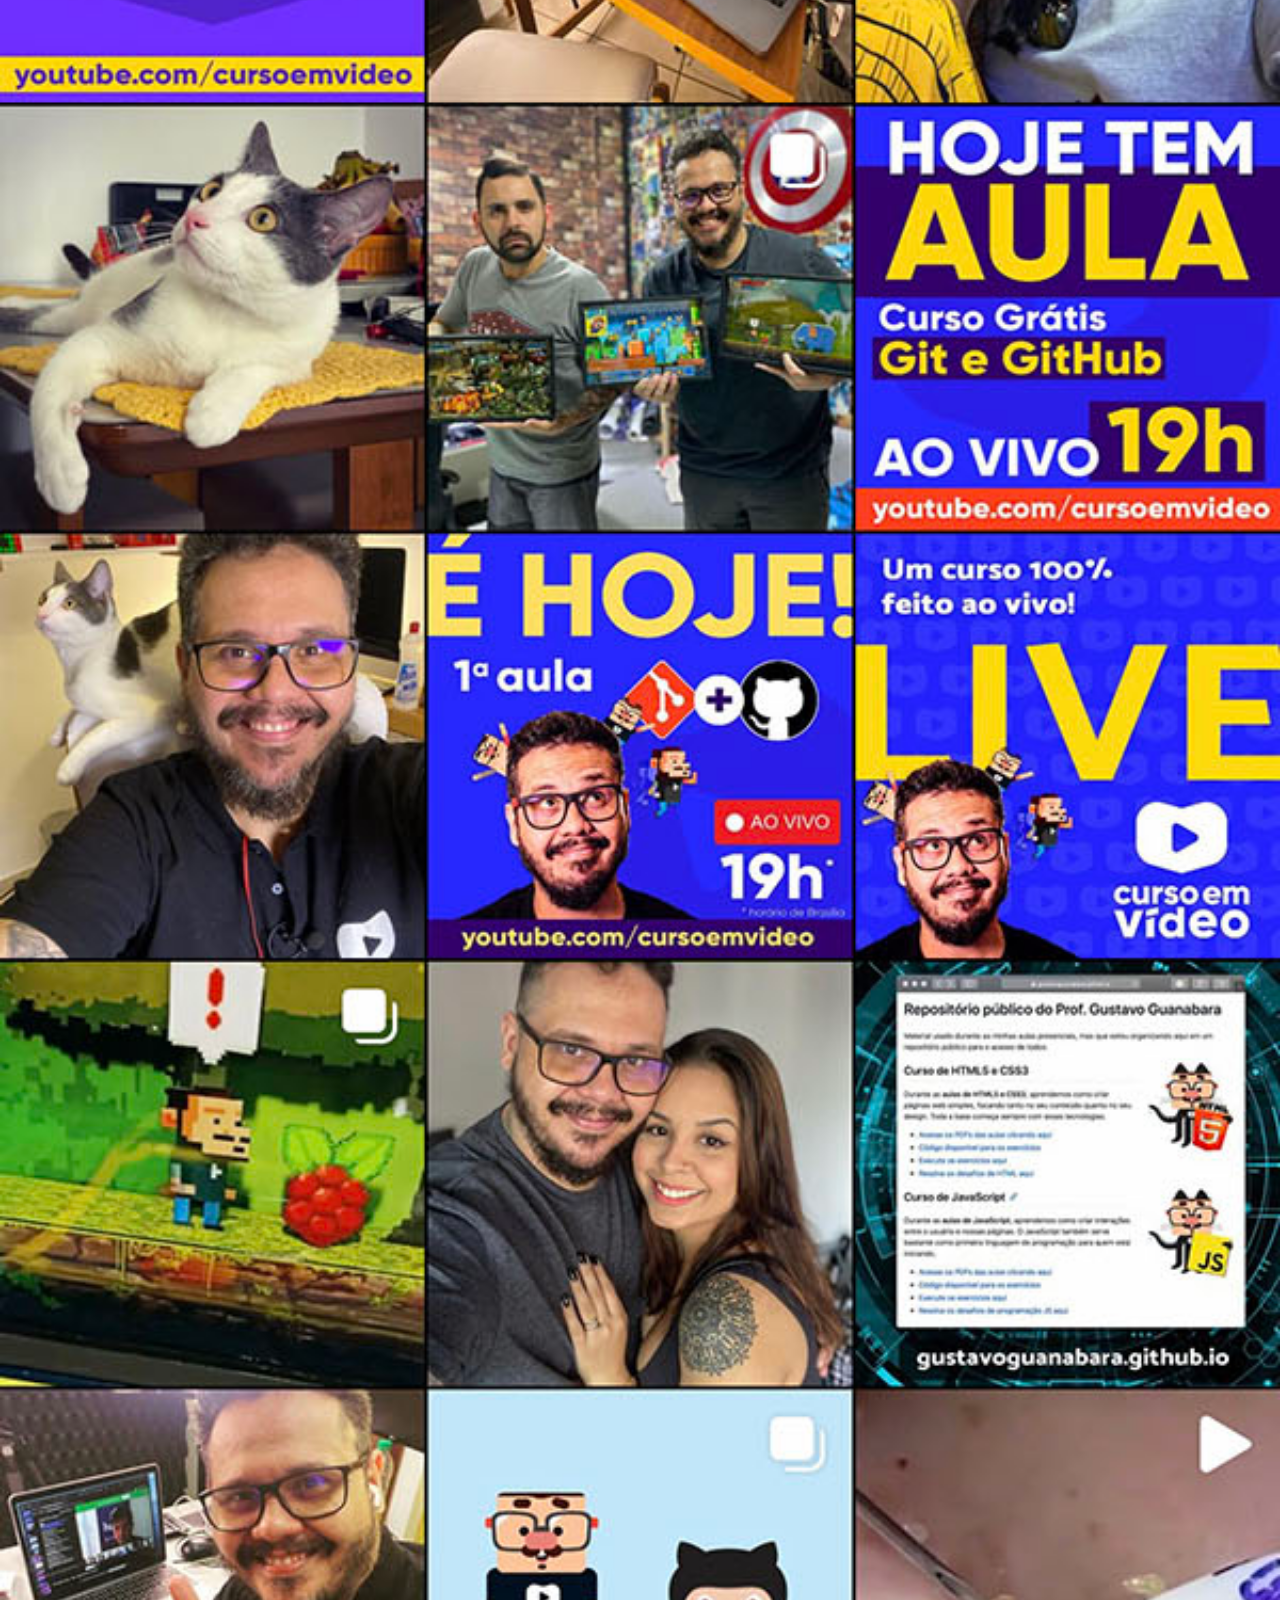
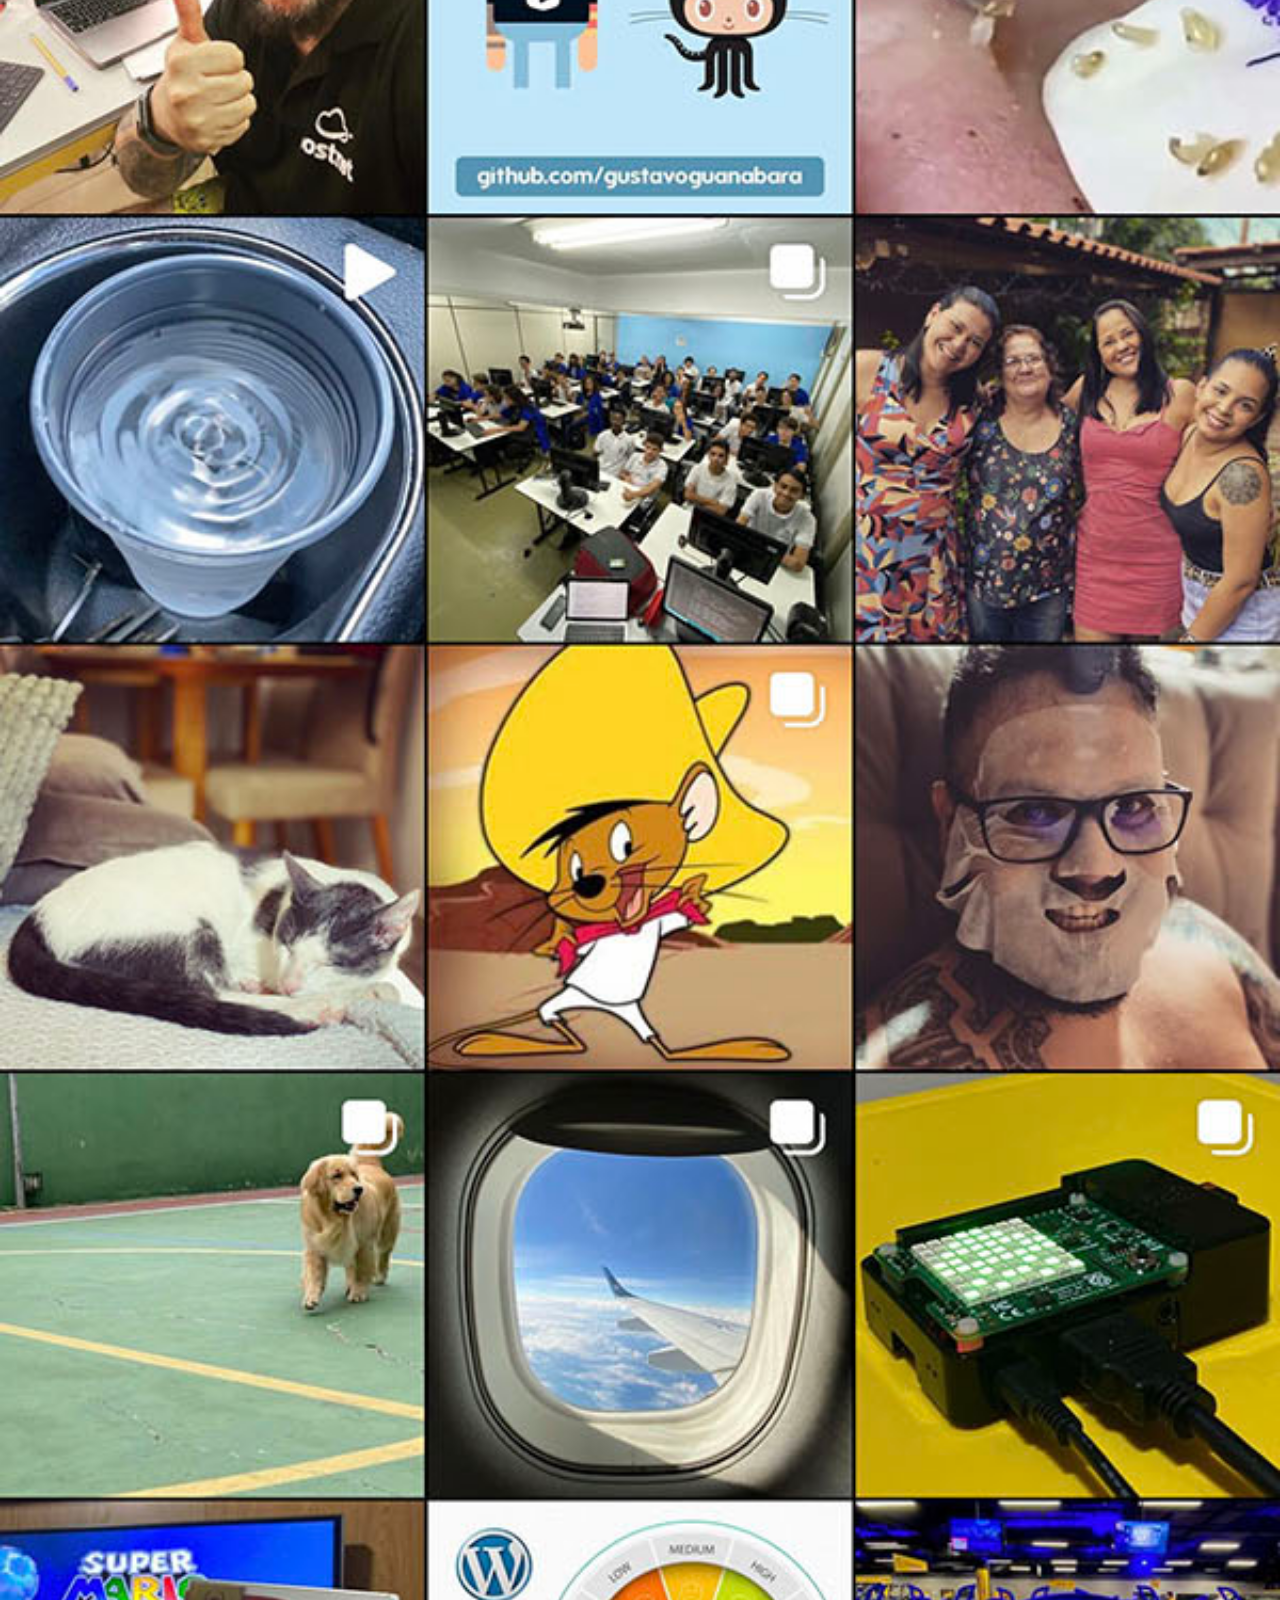
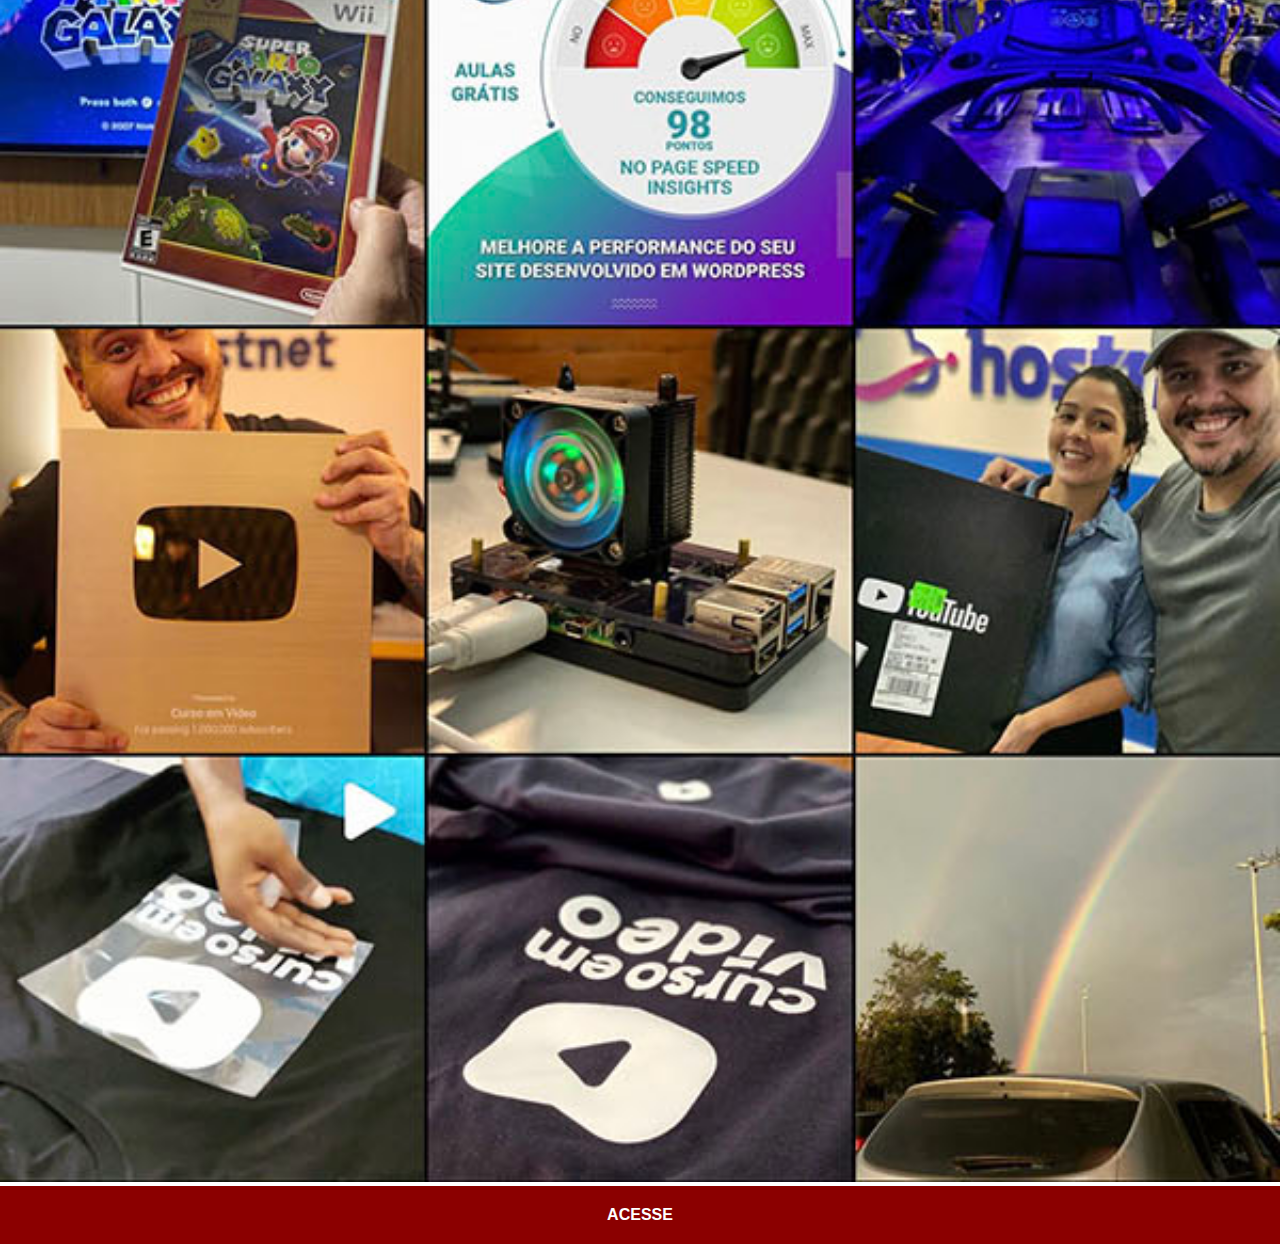
<file: instagram.html>
<!DOCTYPE html>
<html lang="pt-br">
<head>
    <meta charset="UTF-8">
    <meta http-equiv="X-UA-Compatible" content="IE=edge">
    <meta name="viewport" content="width=device-width, initial-scale=1.0">
    <title>Instagram</title>
    <link rel="stylesheet" href="estilos/social.css">
</head>
<body>
    <img src="imagens/tela-instagram.jpg" alt="Instagram">
    <a href="https://www.instagram.com/gustavoguanabara/" target="_blank">ACESSE</a>
</body>
</html>
</file>
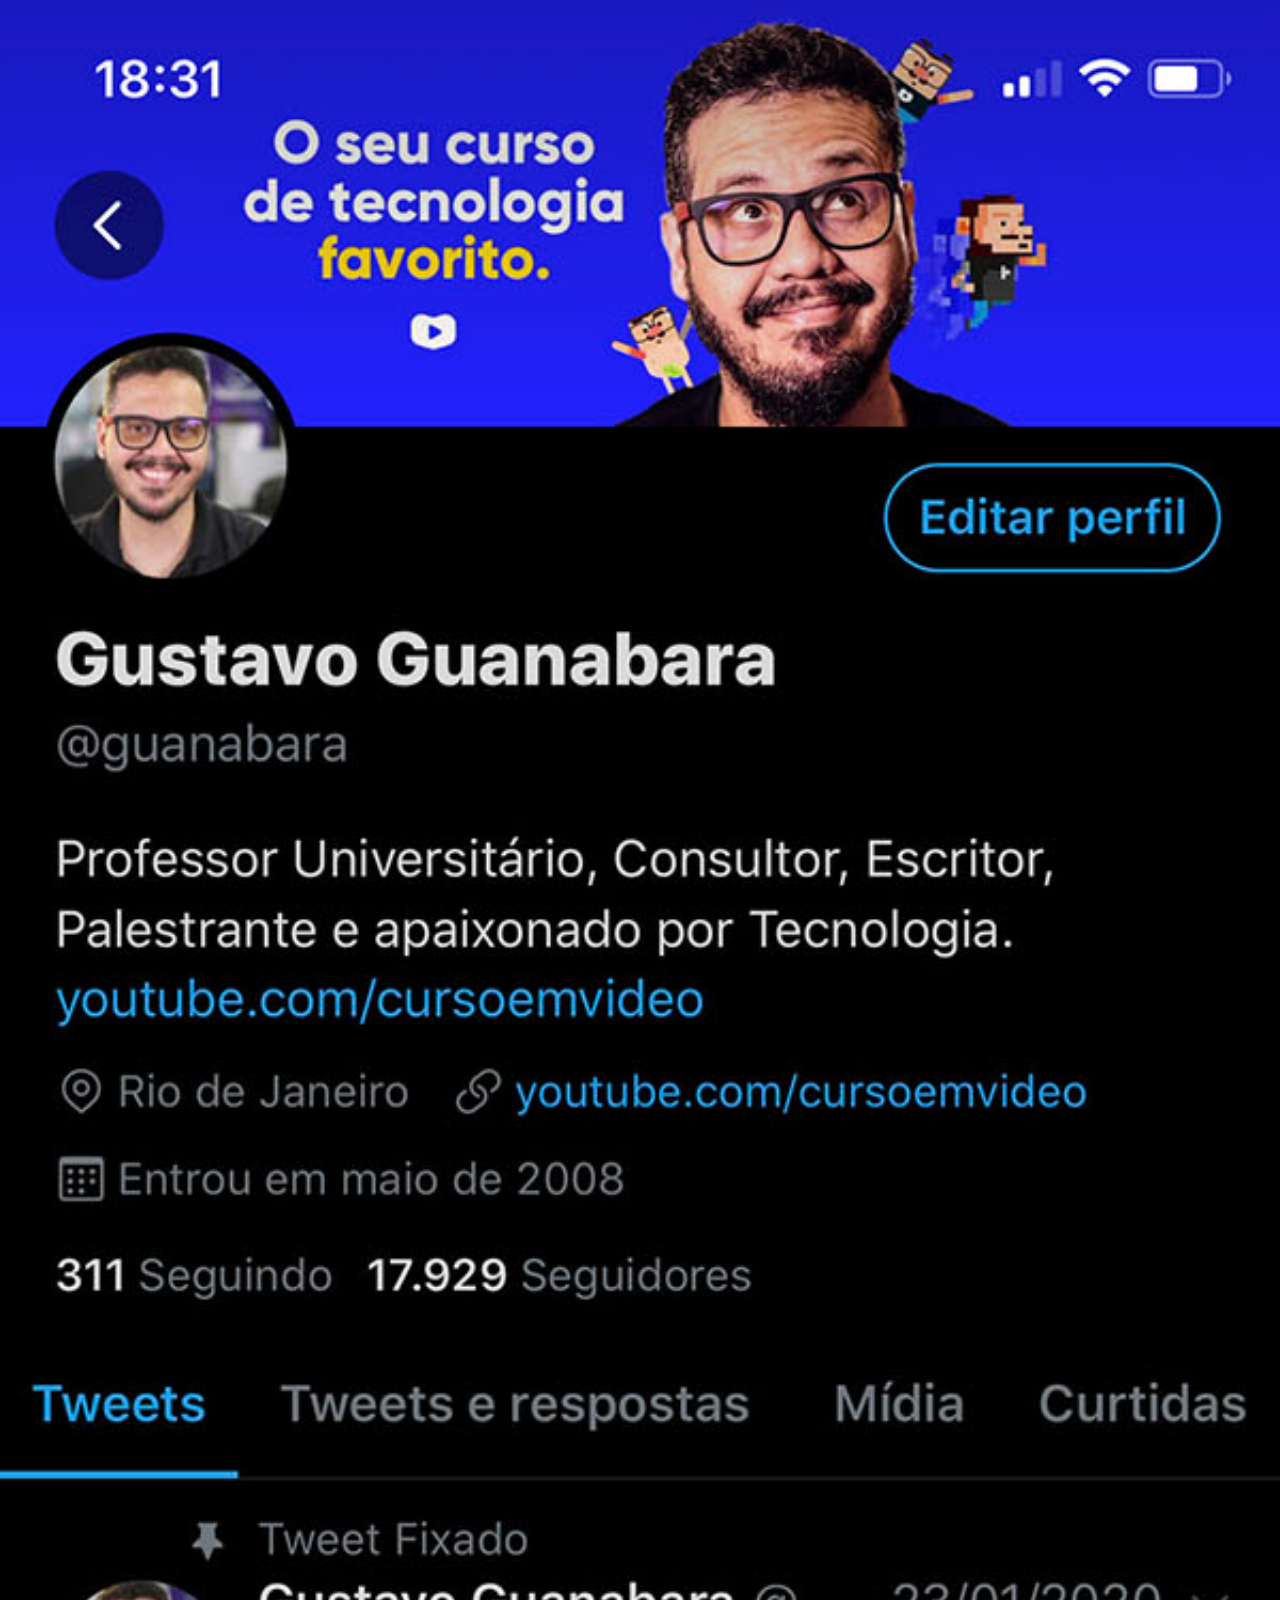
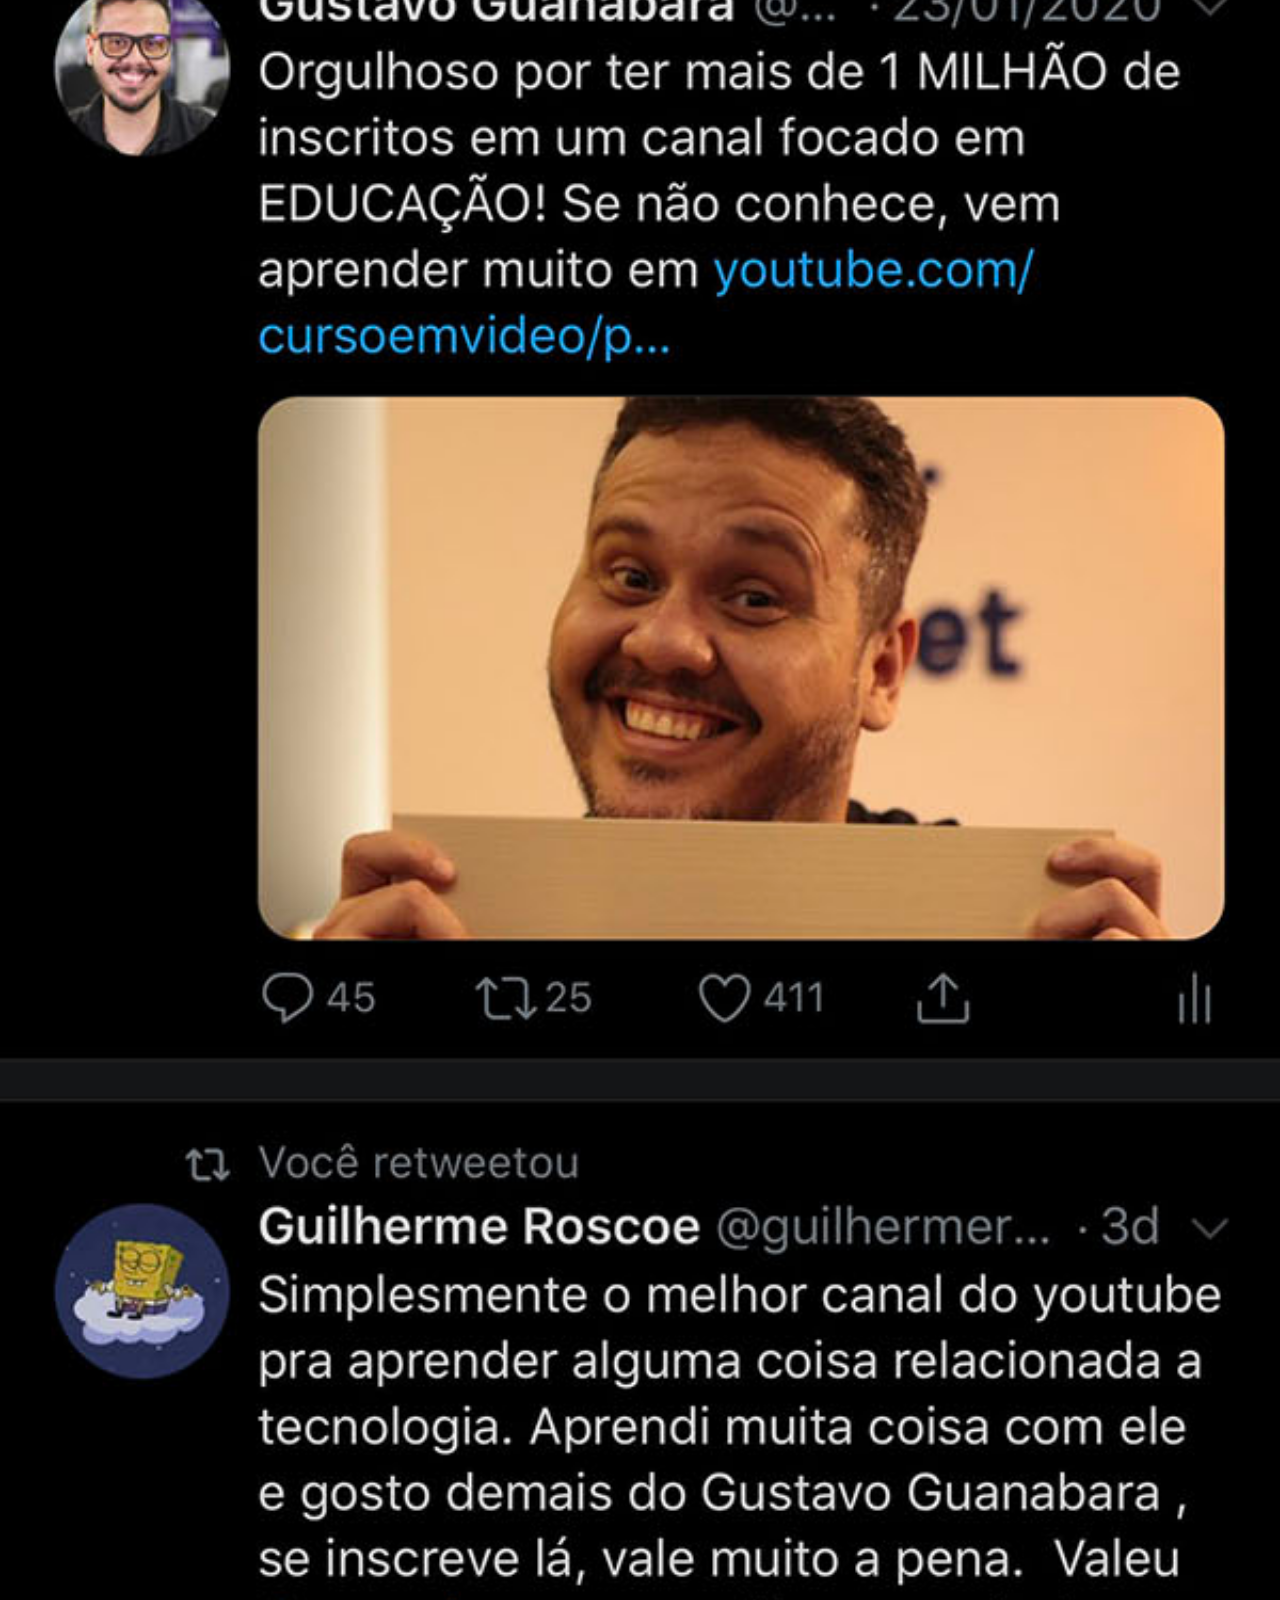
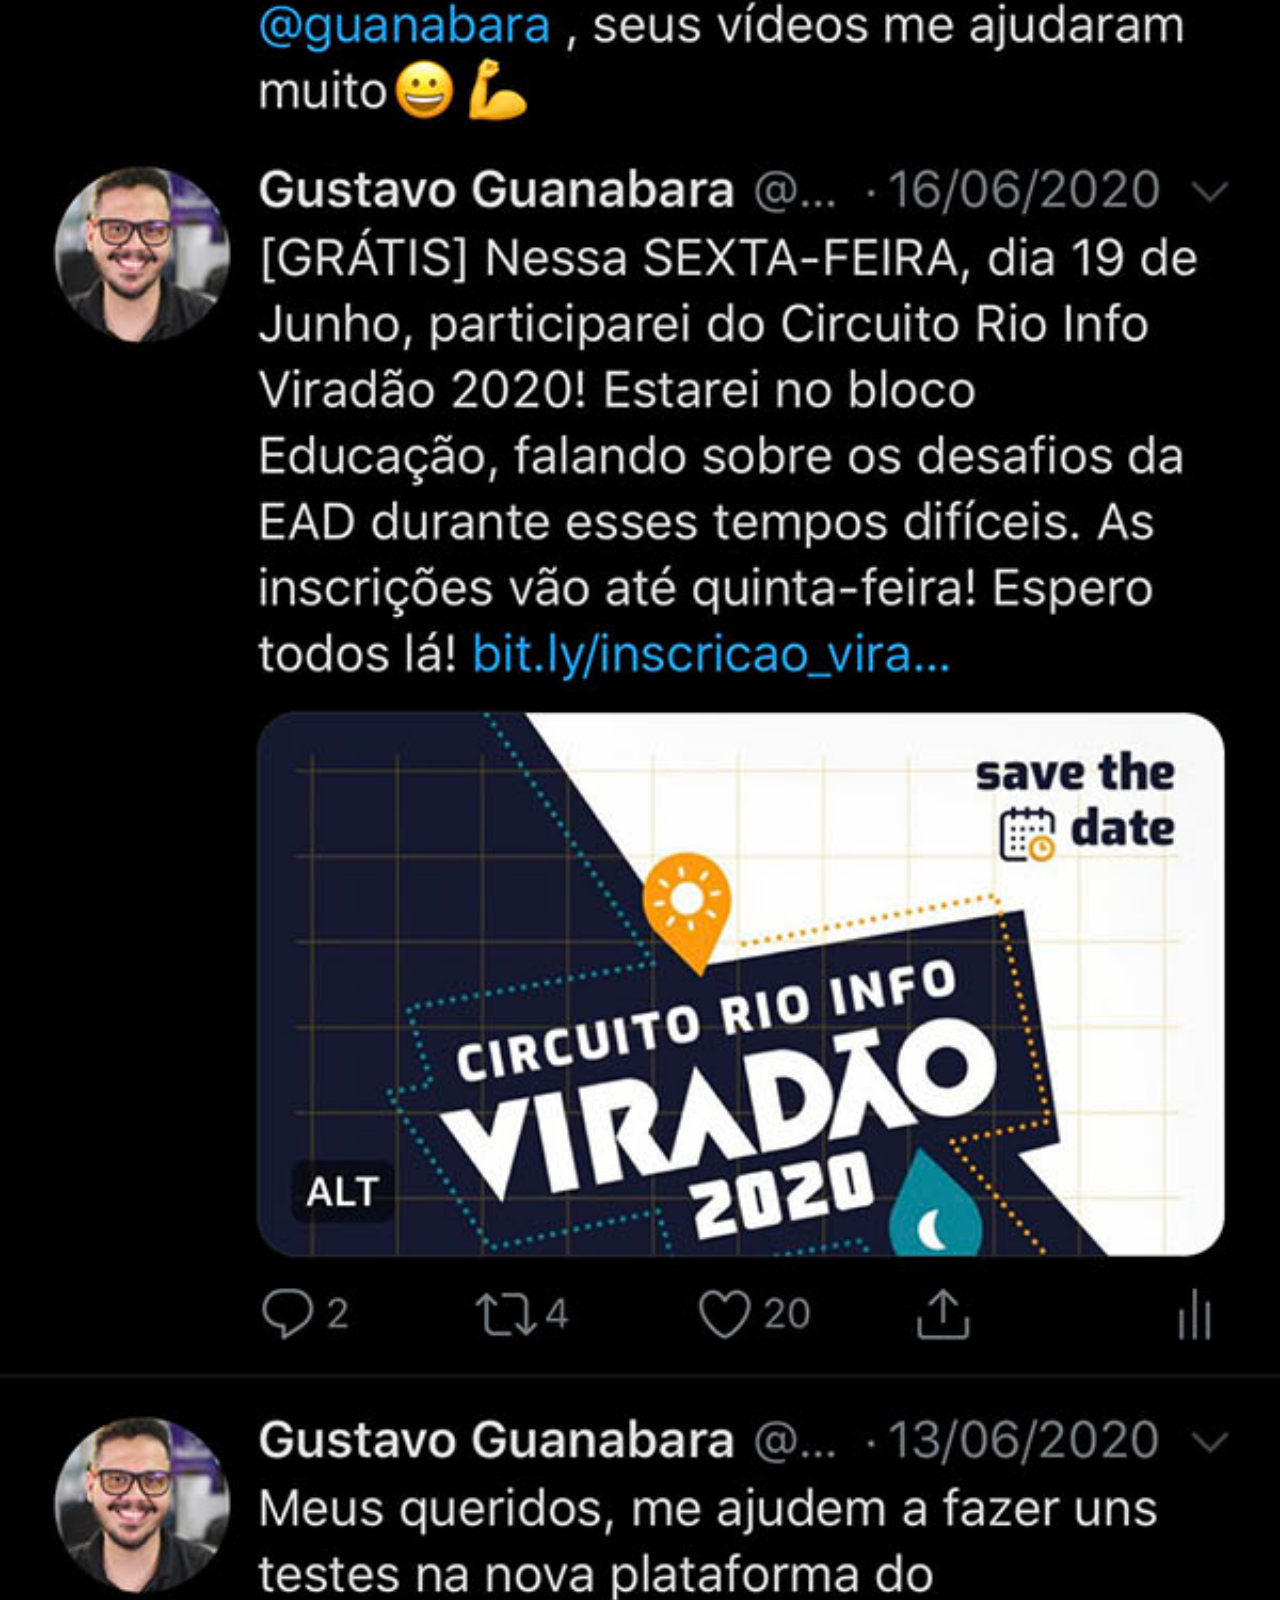
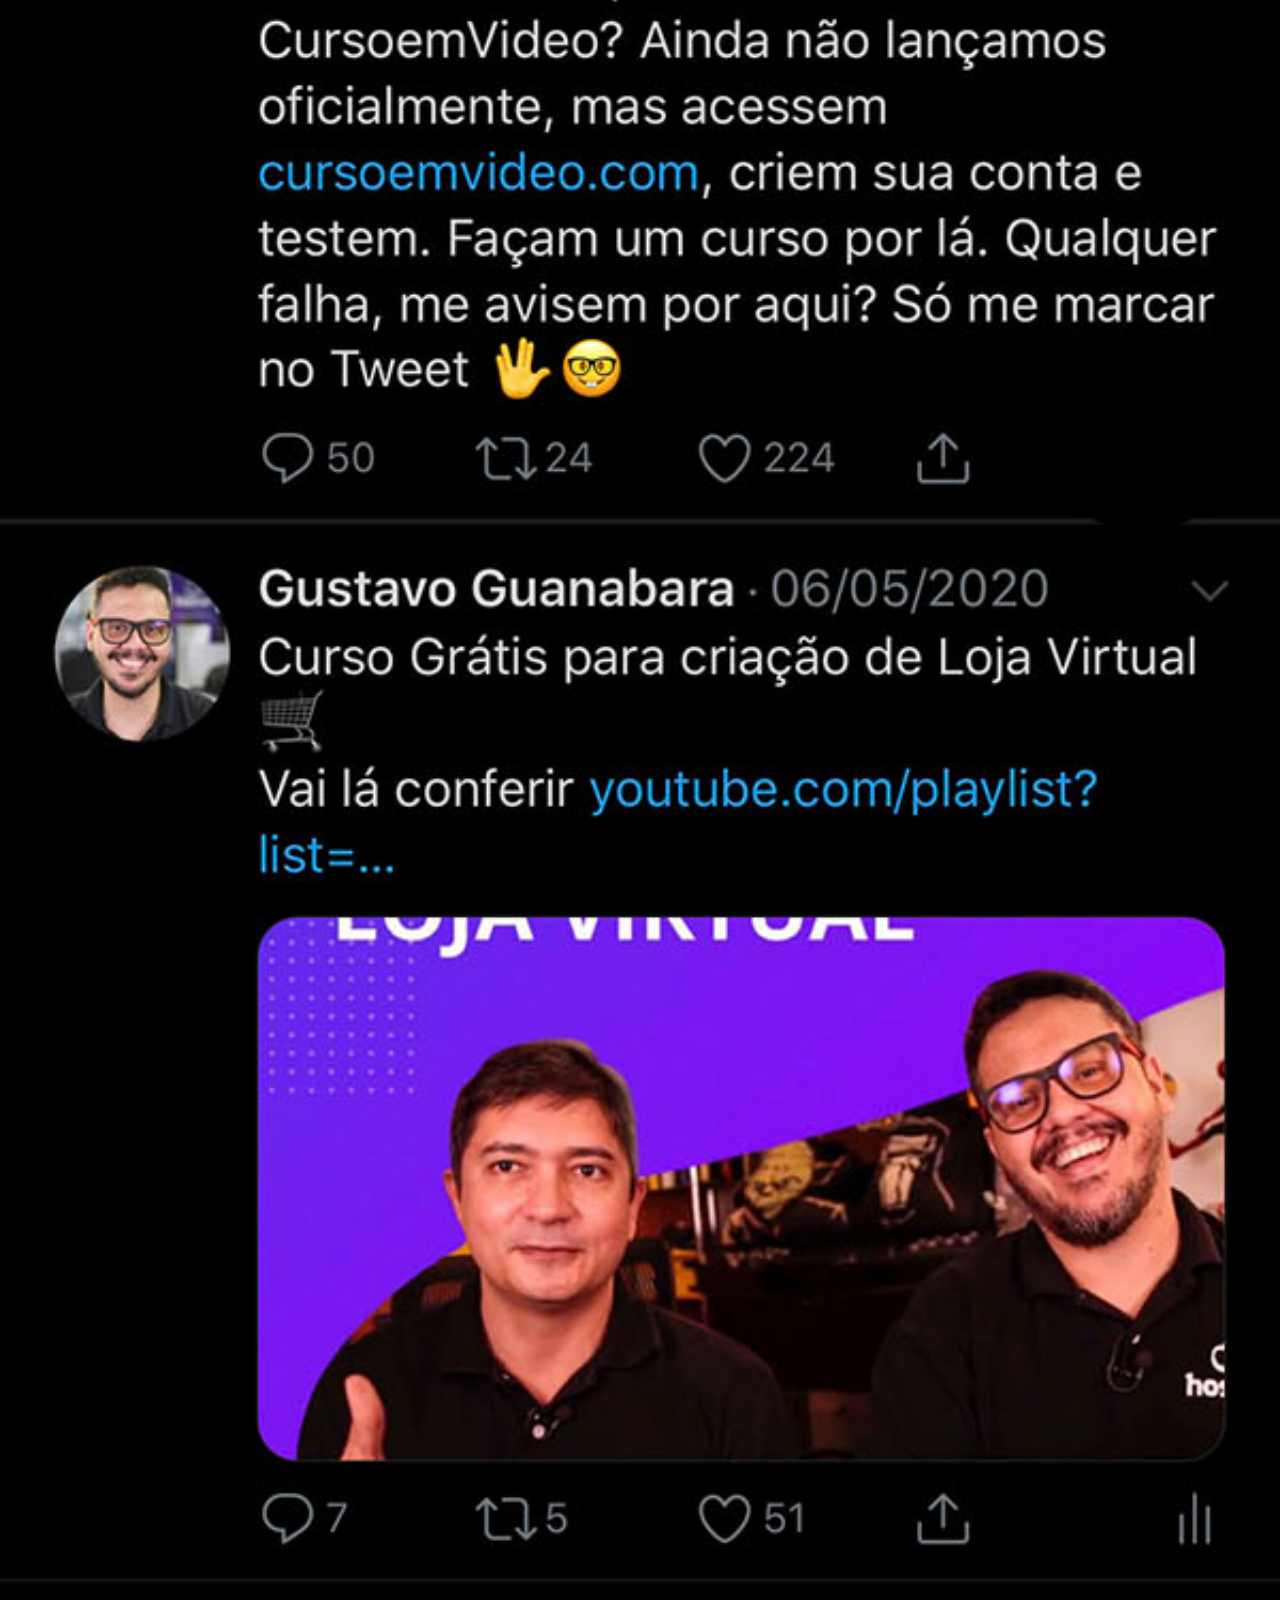
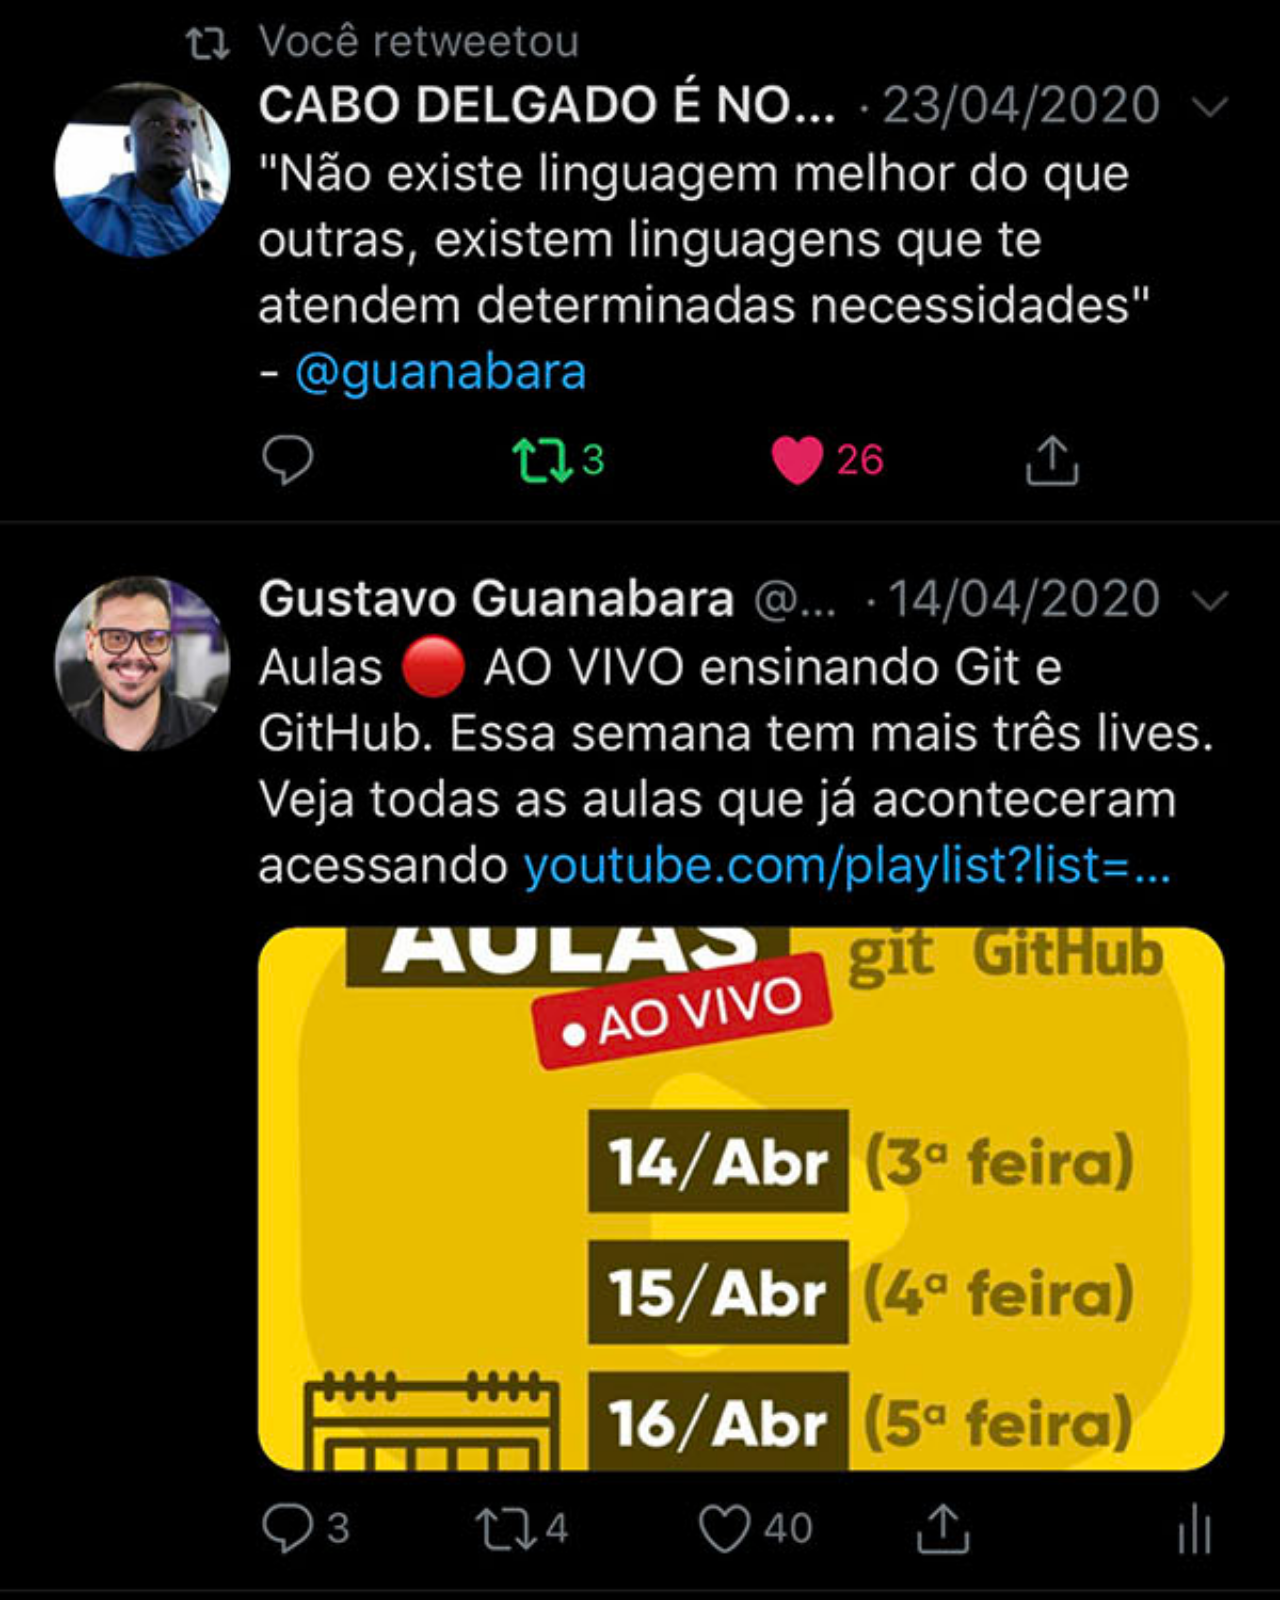
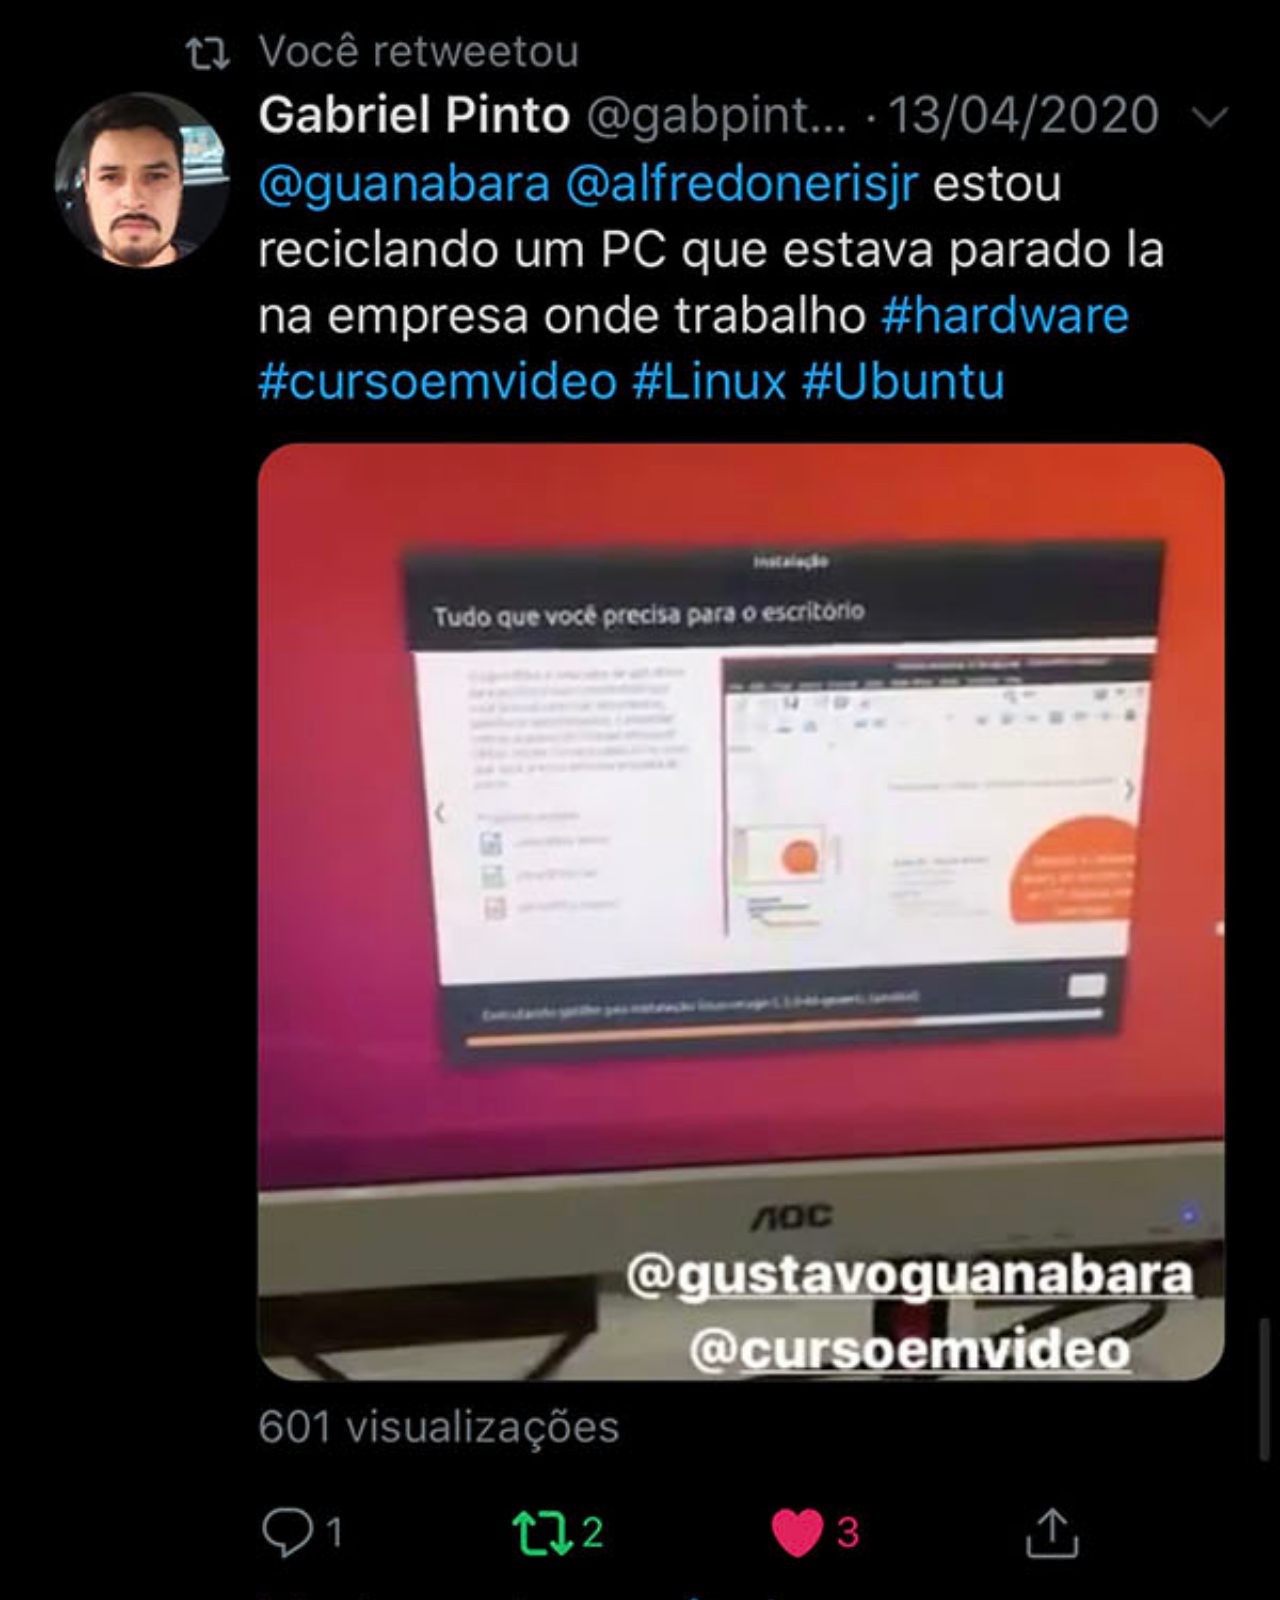
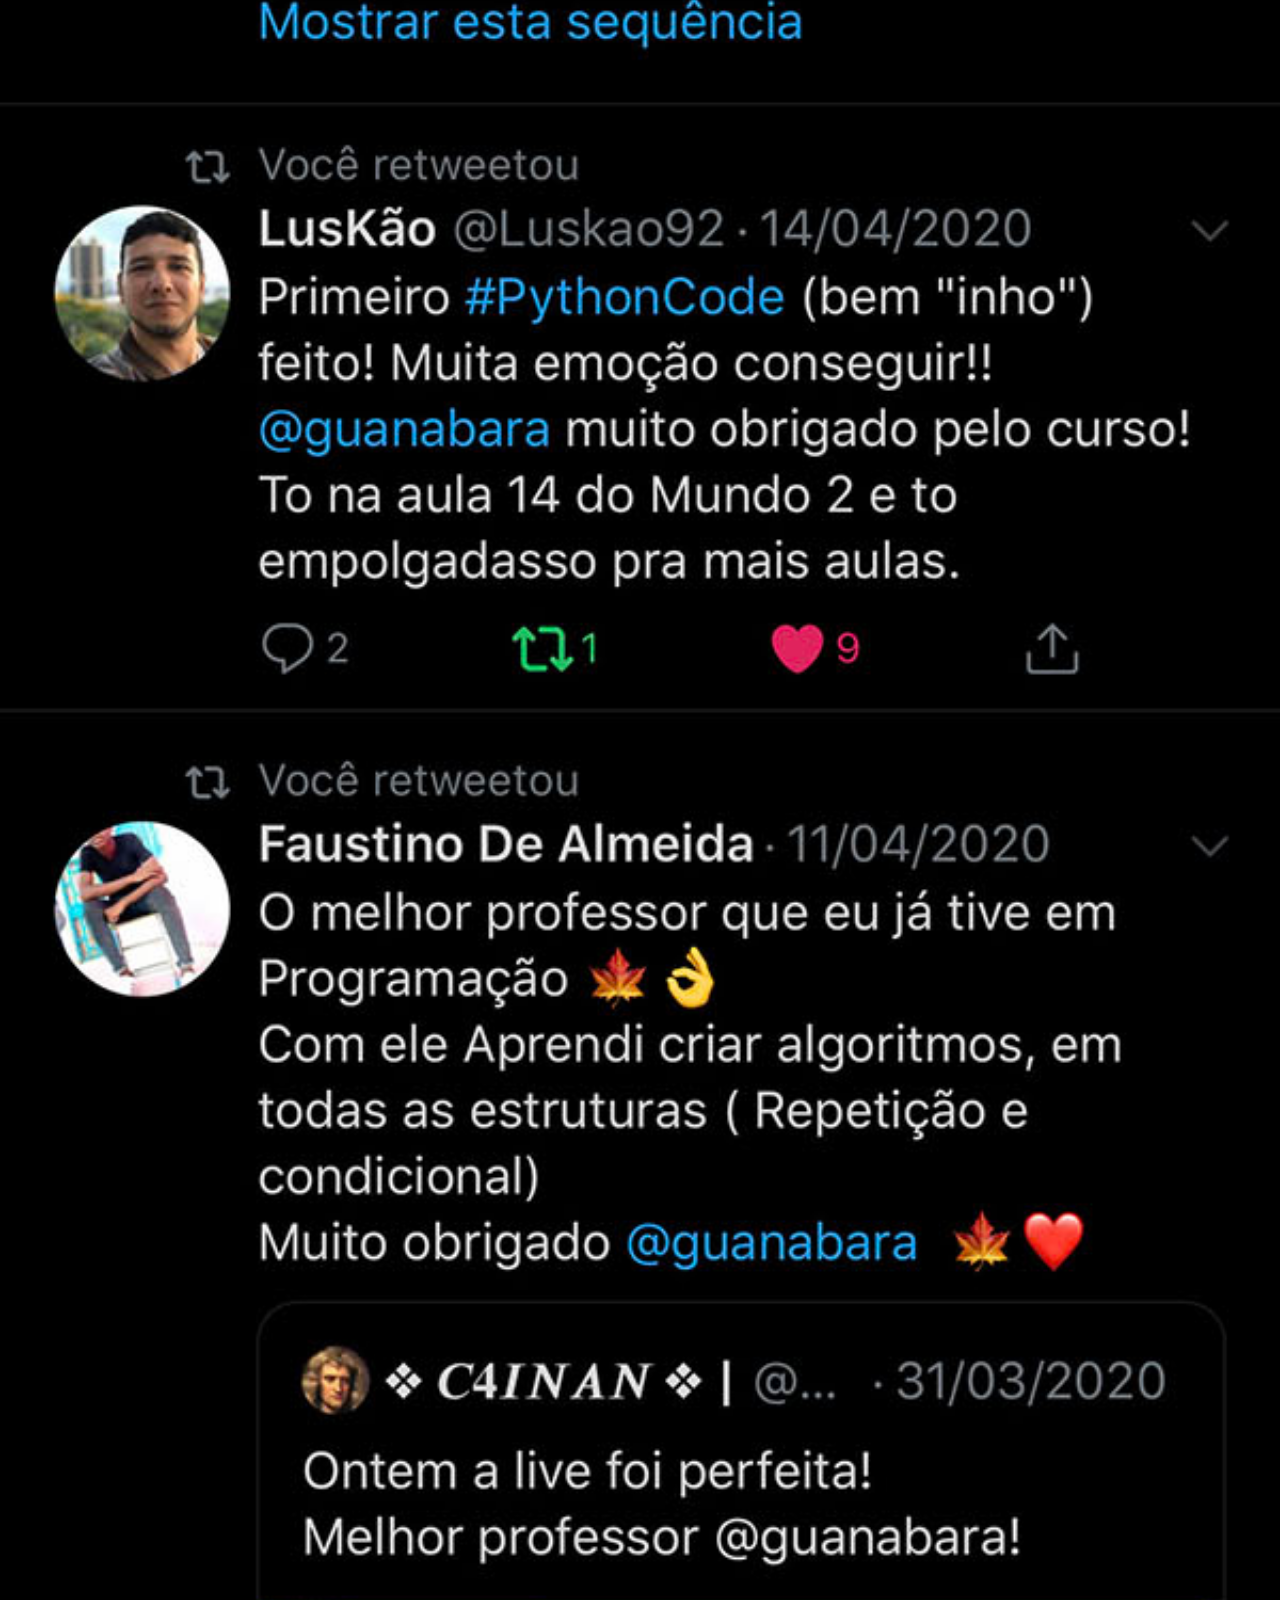
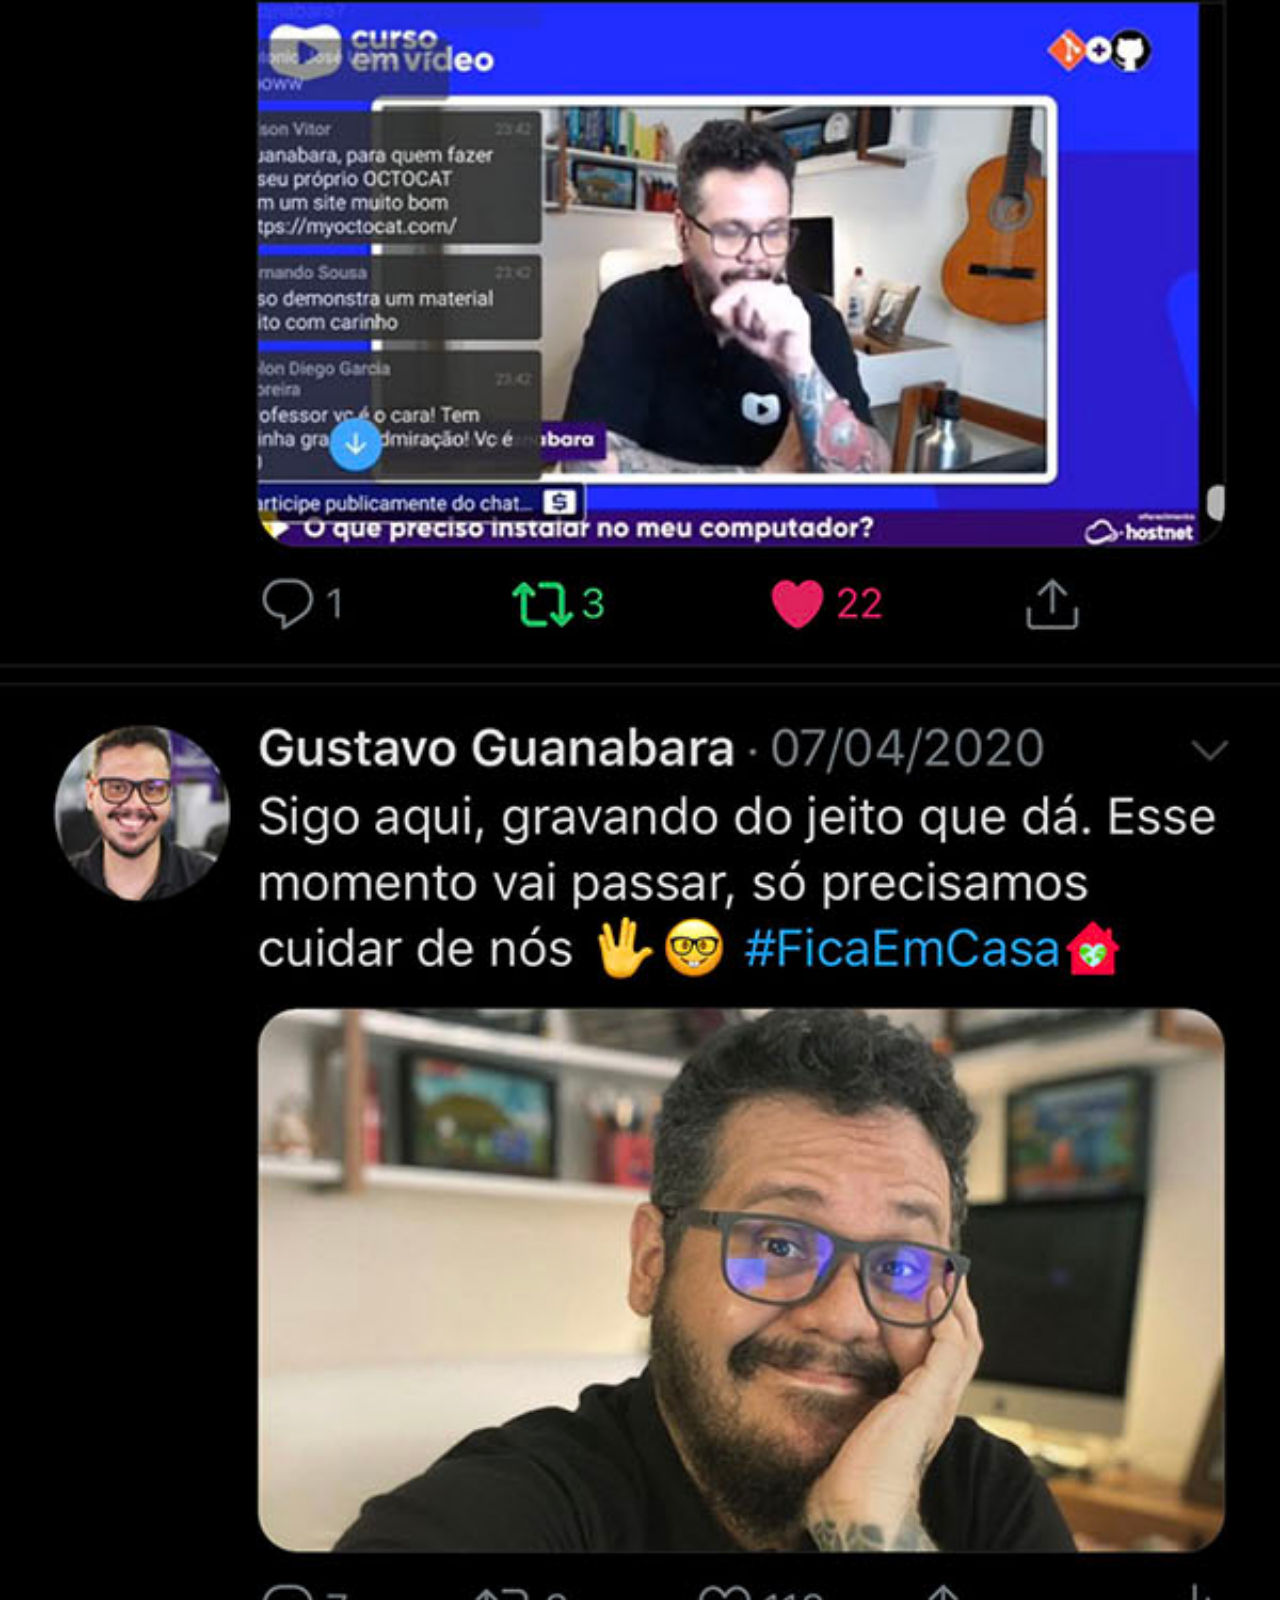
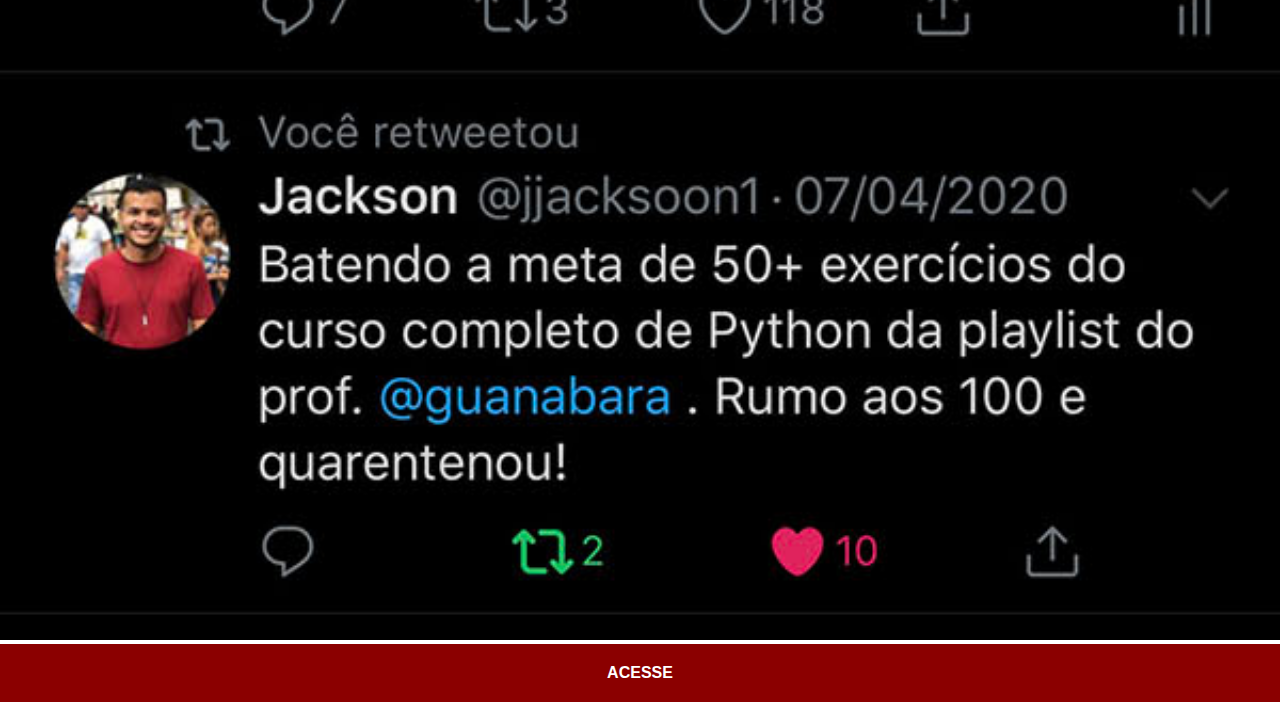
<file: twitter.html>
<!DOCTYPE html>
<html lang="pt-br">
<head>
    <meta charset="UTF-8">
    <meta http-equiv="X-UA-Compatible" content="IE=edge">
    <meta name="viewport" content="width=device-width, initial-scale=1.0">
    <title>Twitter</title>
    <link rel="stylesheet" href="estilos/social.css">
</head>
<body>
    <img src="imagens/tela-twitter.jpg" alt="Twitter">
    <a href="https://twitter.com/guanabara" target="_blank">ACESSE</a>
</body>
</html>
</file>
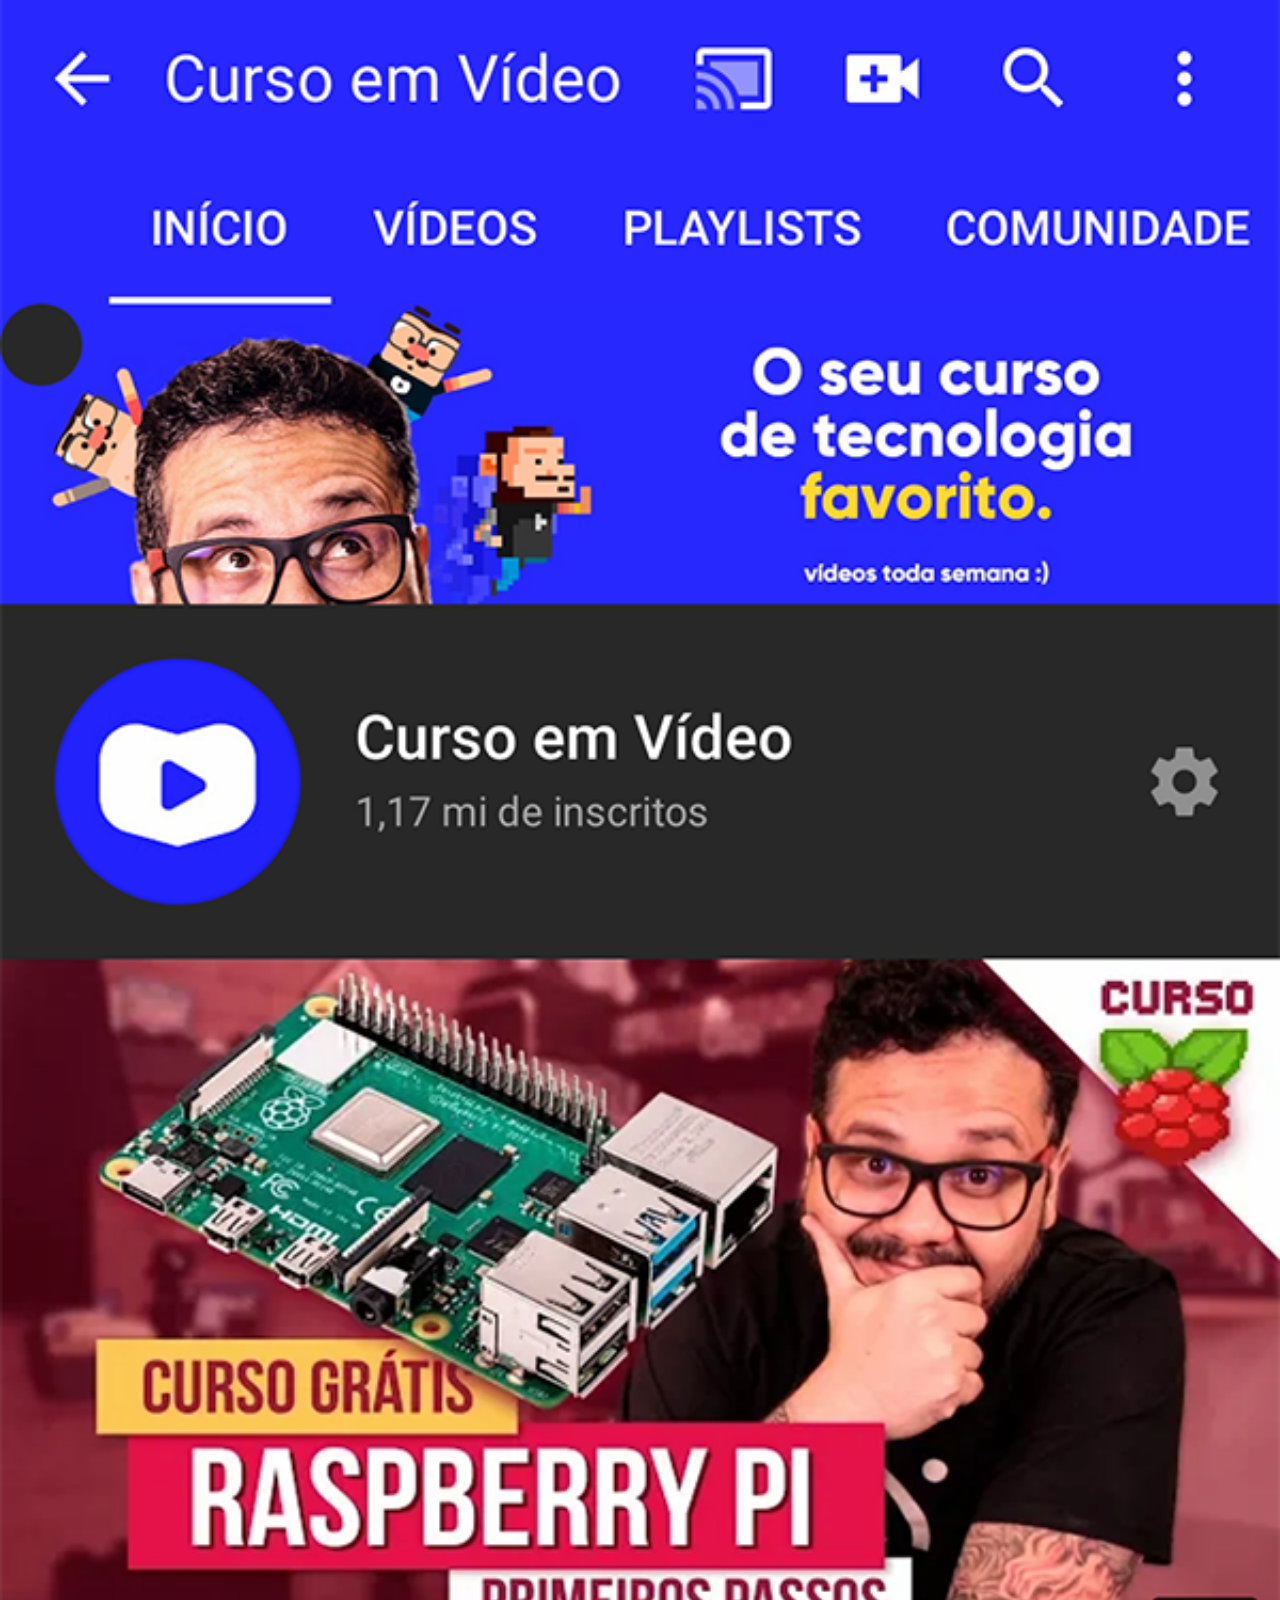
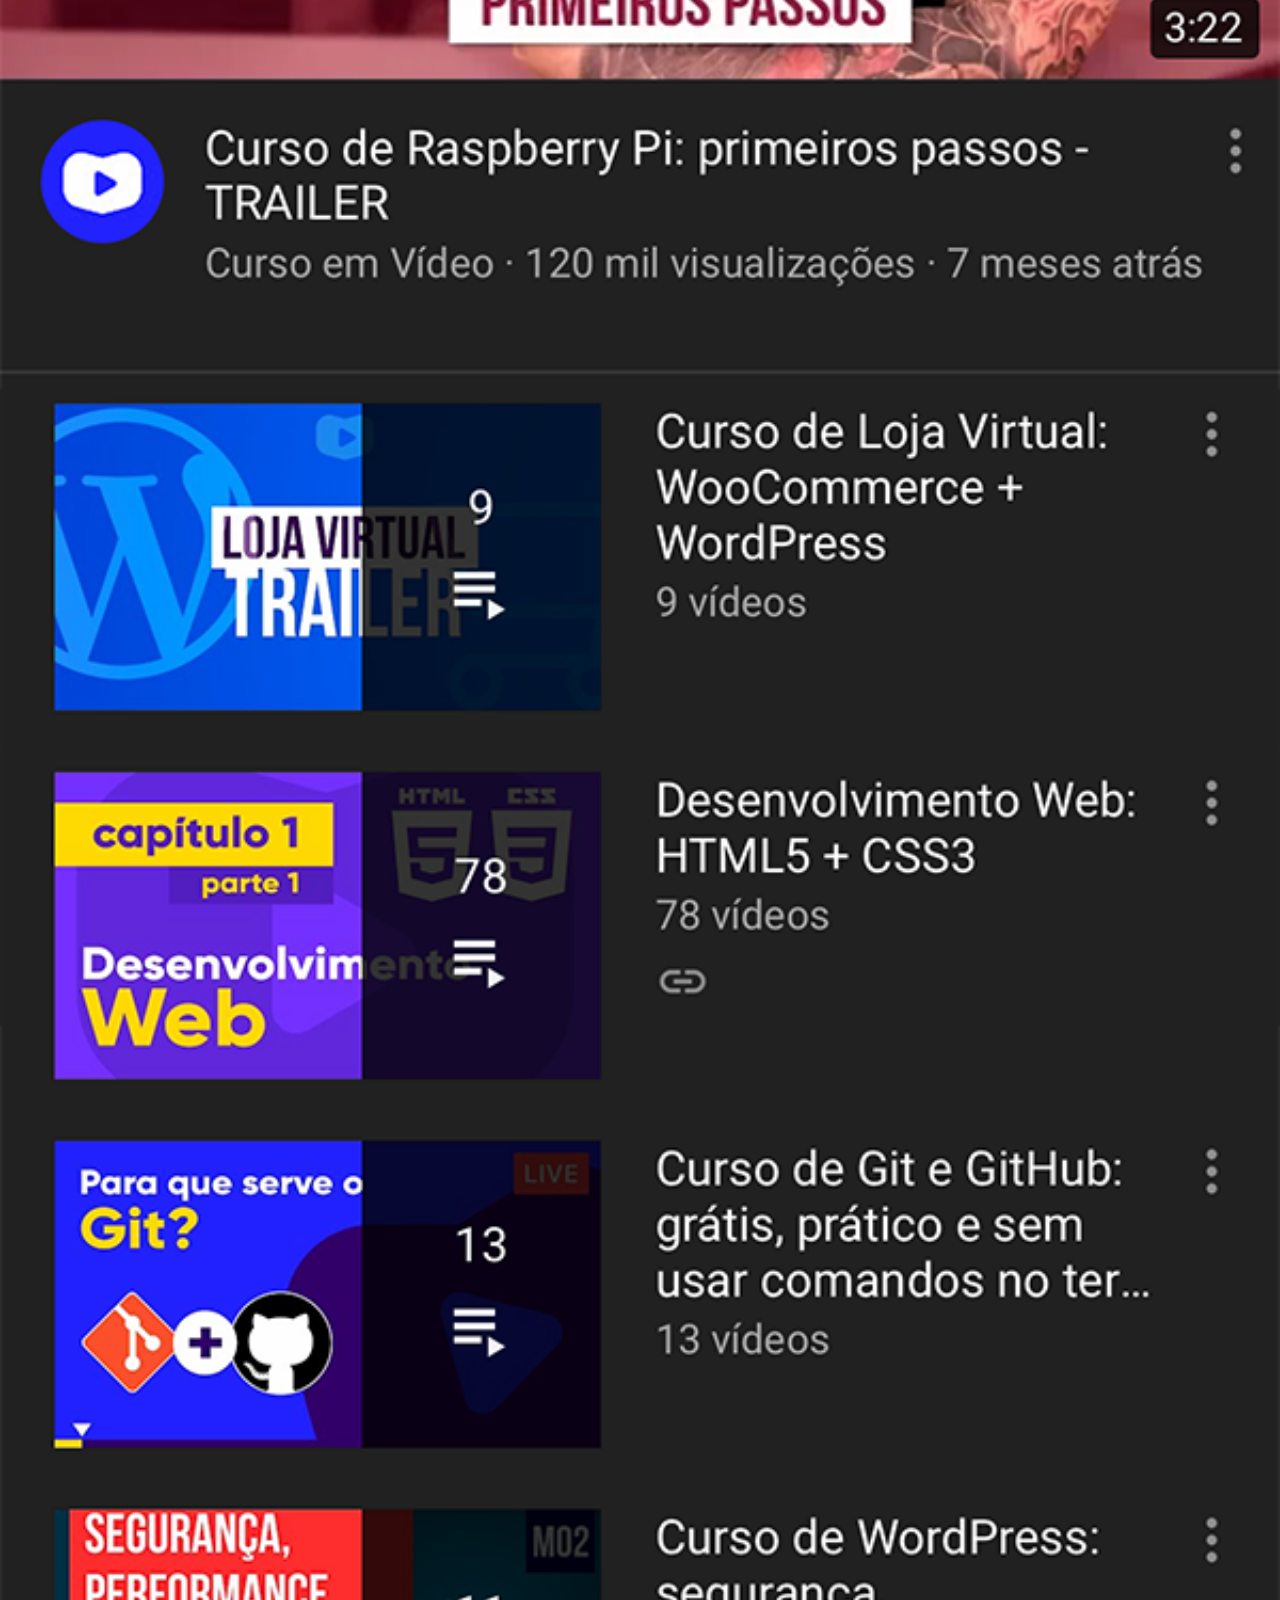
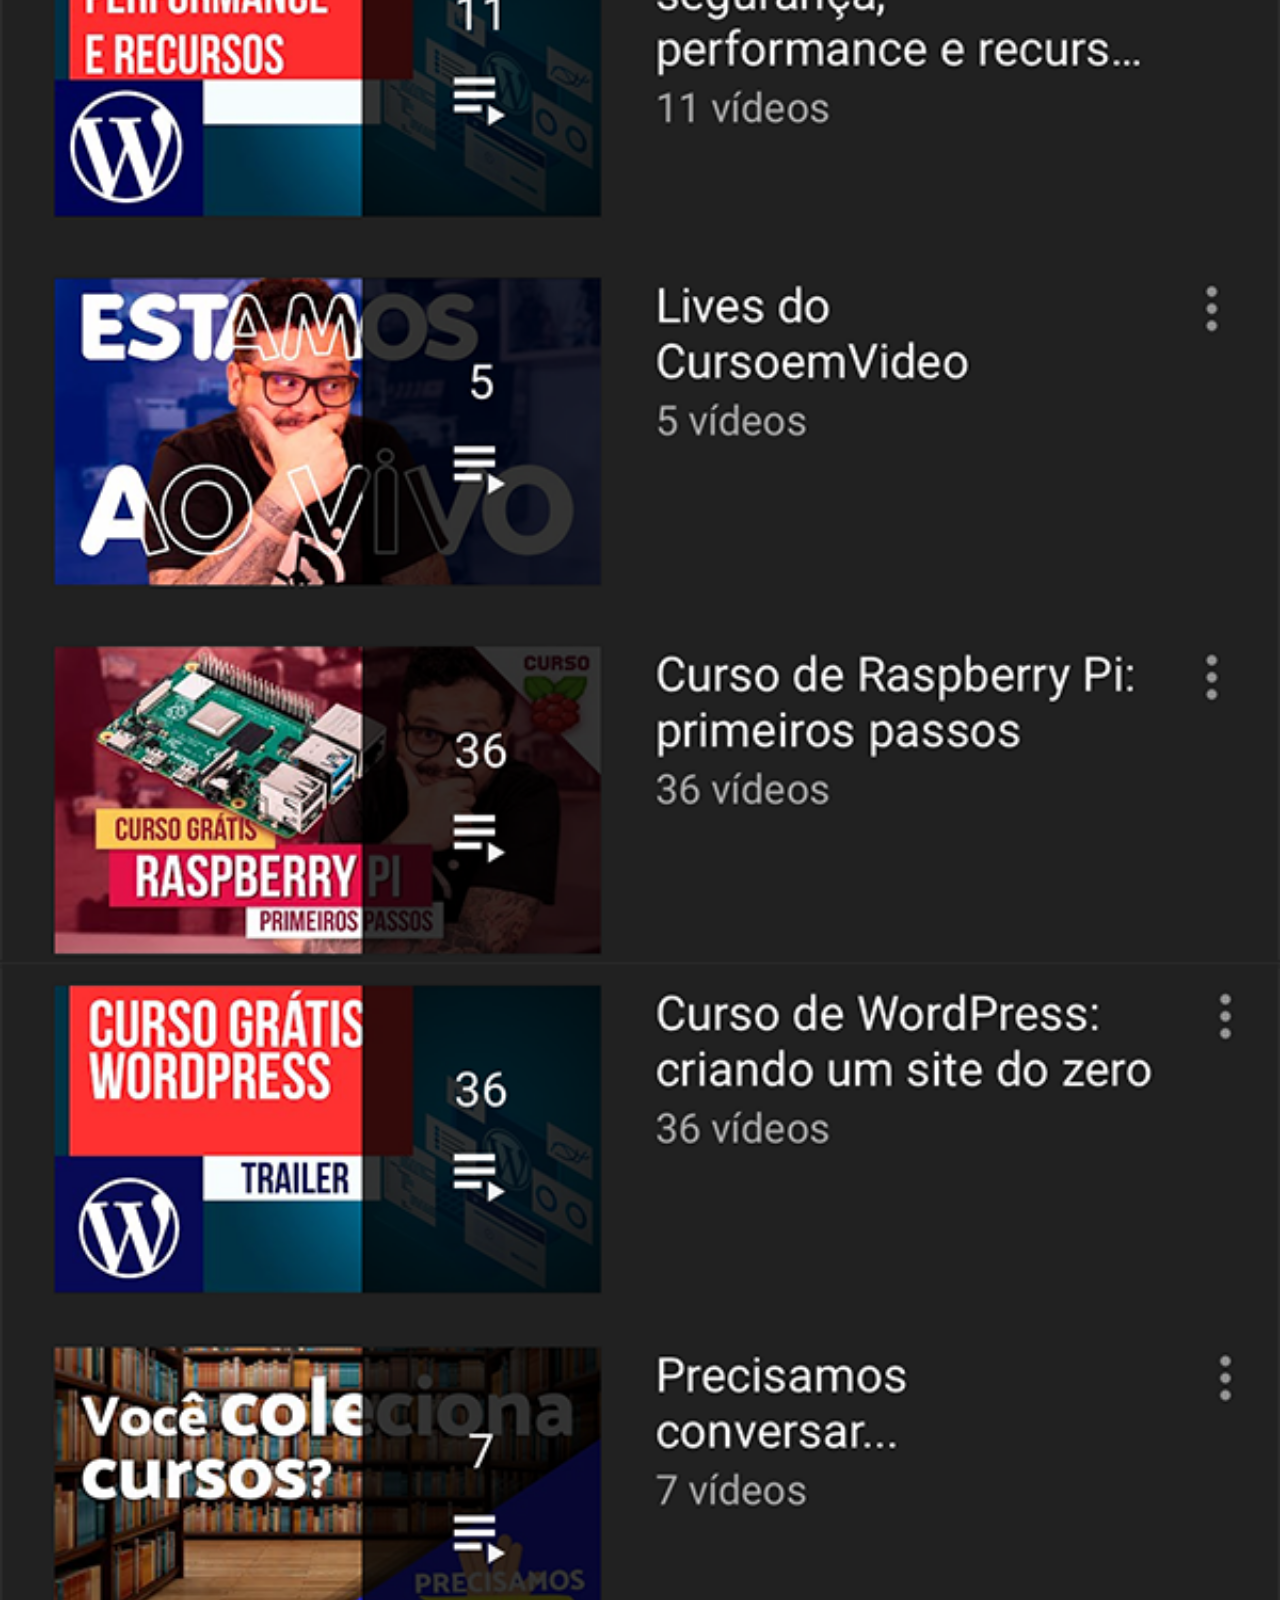
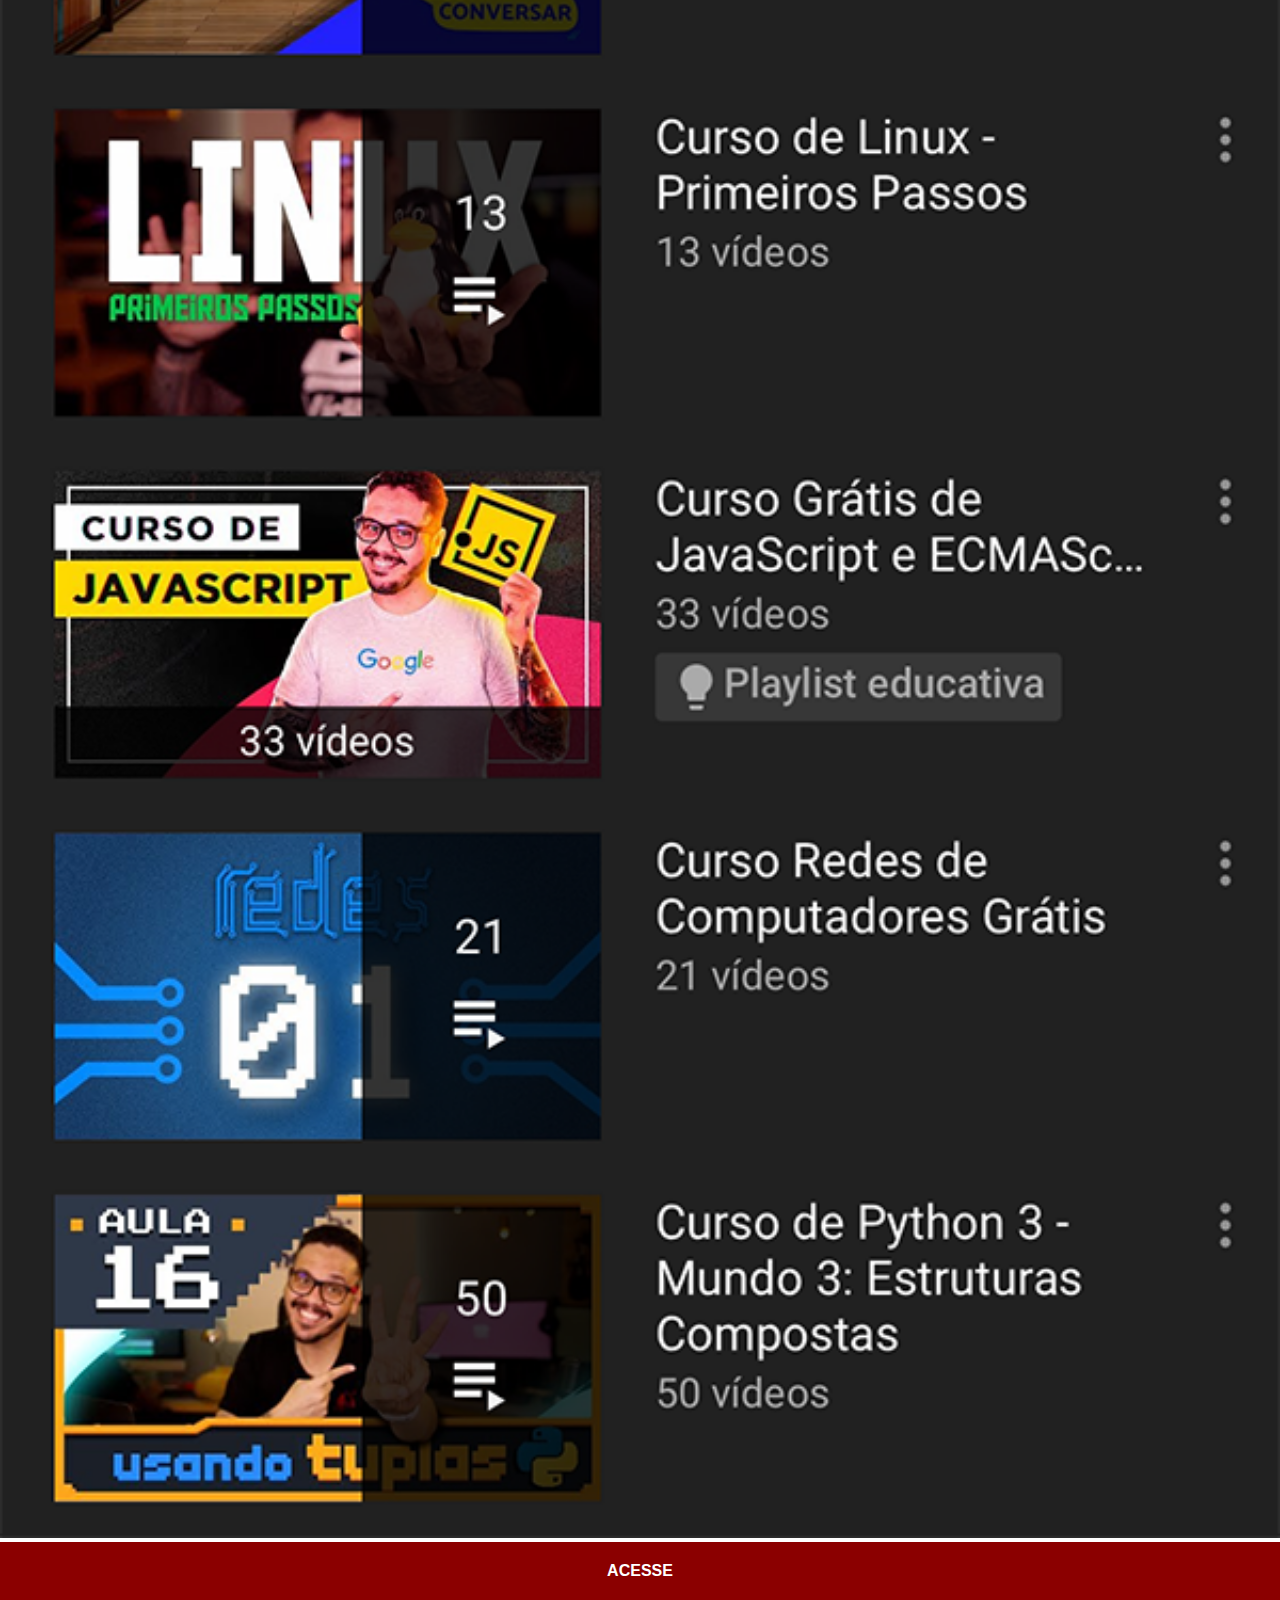
<file: youtube.html>
<!DOCTYPE html>
<html lang="pt-br">
<head>
    <meta charset="UTF-8">
    <meta http-equiv="X-UA-Compatible" content="IE=edge">
    <meta name="viewport" content="width=device-width, initial-scale=1.0">
    <title>YouTube</title>
    <link rel="stylesheet" href="estilos/social.css">
</head>
<body>
    <img src="imagens/tela-youtube.png" alt="YouTube">
    <a href="https://www.youtube.com/c/CursoemV%C3%ADdeo/playlists" target="_blank">ACESSE</a>
 </body>
 </html>
</file>
<file: estilos/style.css>
@charset "UTF-8";

* {
    margin: 0px;
    padding: 0px;
    font-family: Arial, Helvetica, sans-serif;
}

html, body {
    height: 100vh;
    width: 100vw;
    background-color: black;
}

body {
    background: url('../imagens/fundo-madeira.jpg') no-repeat top center;
    background-size: cover;
    background-attachment: fixed;
}

main {
    position: relative;
    height: 100vh;
}

section#telefone {
    position: absolute;
    top: 50%;
    left: 50%;
    transform: translate(-50%, -50%);
    height: 627px;
    width: 311px;
    background: url('../imagens/frame-iphone.png') no-repeat;
}

iframe#tela {
    position: relative;
    top: 80px;
    left: 22px;
    width: 267px;
    height: 471px;
}

section#redes-sociais {
    text-align: right;
}

section#redes-sociais img {
    width: 50px;
    margin: 10px;
    border-radius: 50%;
    box-shadow: 2px 2px 5px rgba(0, 0, 0, 0.400);
    box-sizing: border-box;
}

section#redes-sociais img:hover {
    border: 2px solid rgba(255, 255, 255, 0.637);
    transform: translate(-3px, -3px);
    box-shadow: 5px 5px 10px rgba(0, 0, 0, 0.623);
    transition: transform .3s, border 1s;
}
</file>
<file: estilos/social.css>
@charset "UTF-8";

* {
    margin: 0px;
    padding: 0px;
    font-family: Arial, Helvetica, sans-serif;
}

::-webkit-scrollbar {
    width: 0px;
    height: 0px;
}

img {
    width: 100vw;
}

a {
    display: block;
    background-color: darkred;
    color: white;
    padding: 20px;
    text-align: center;
    font-weight: bolder;
    text-decoration: none;
}

a:hover {
    background-color: red;
}
</file>
